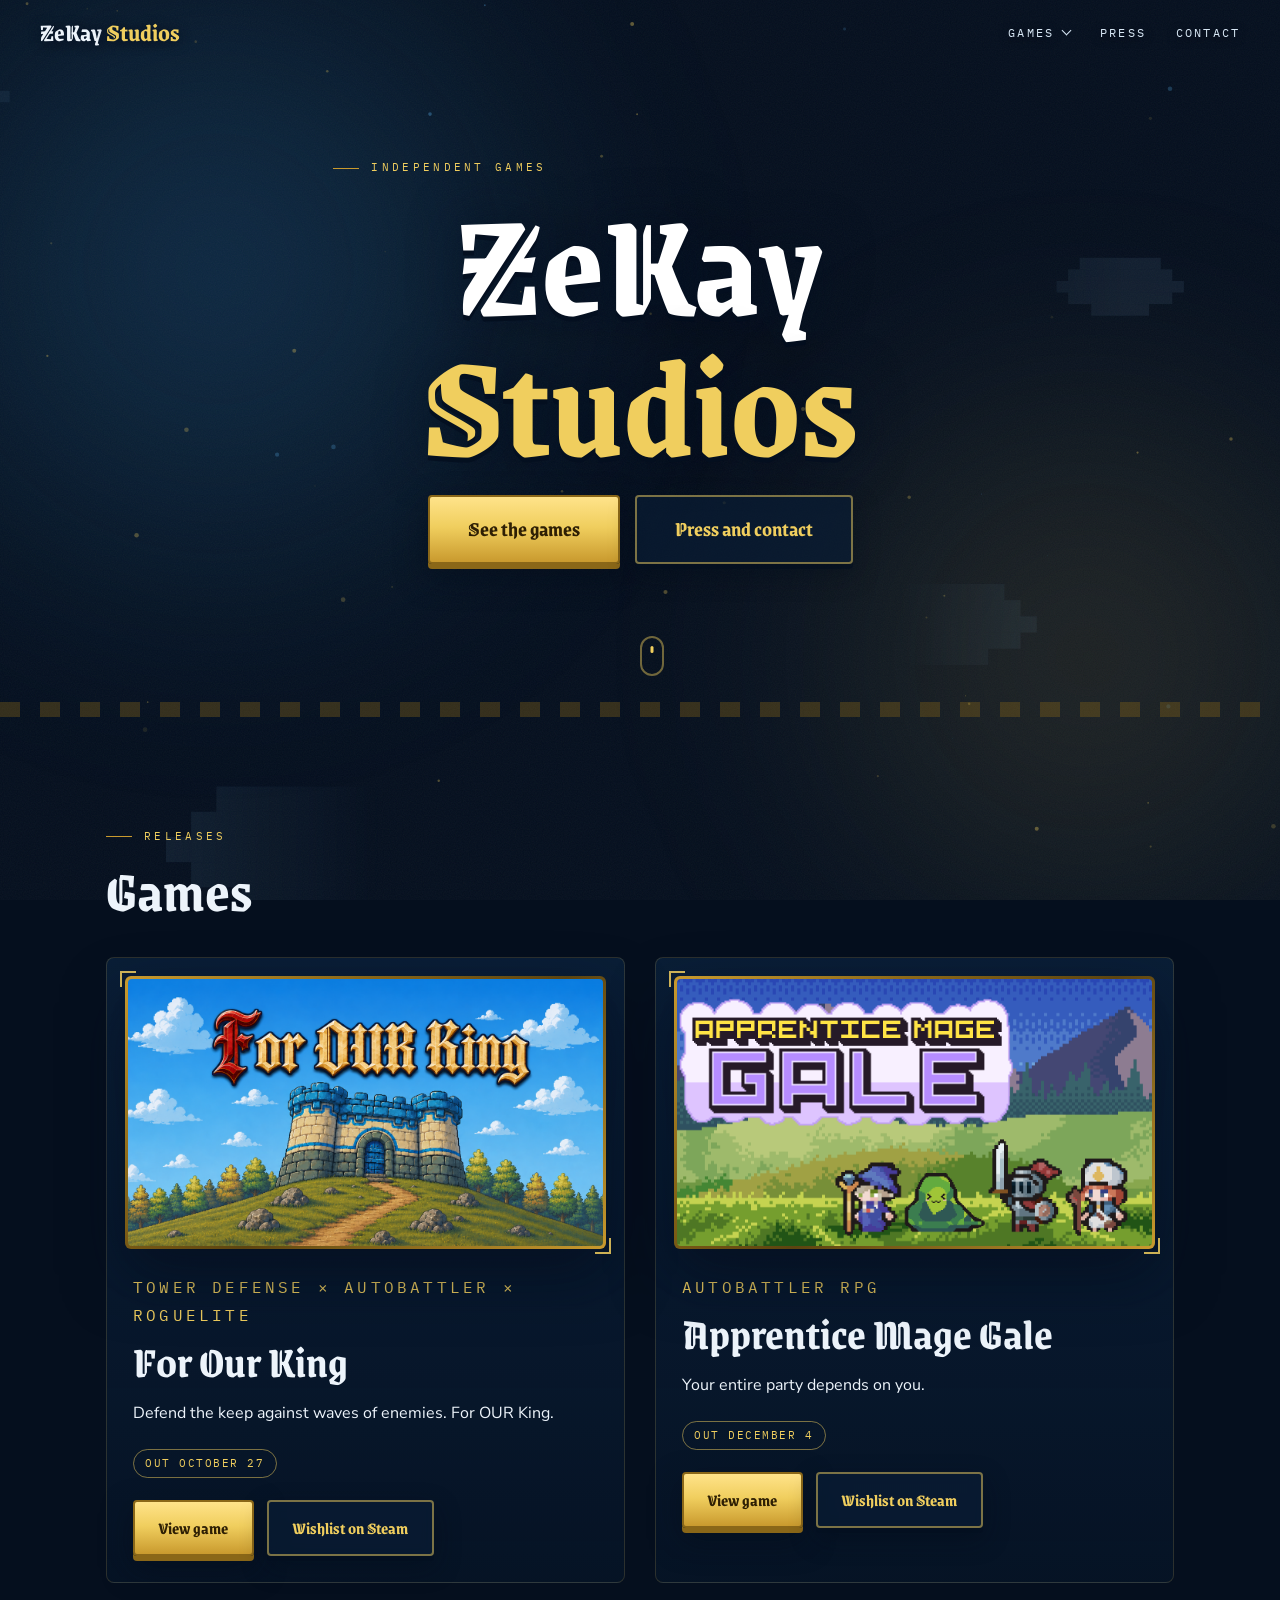
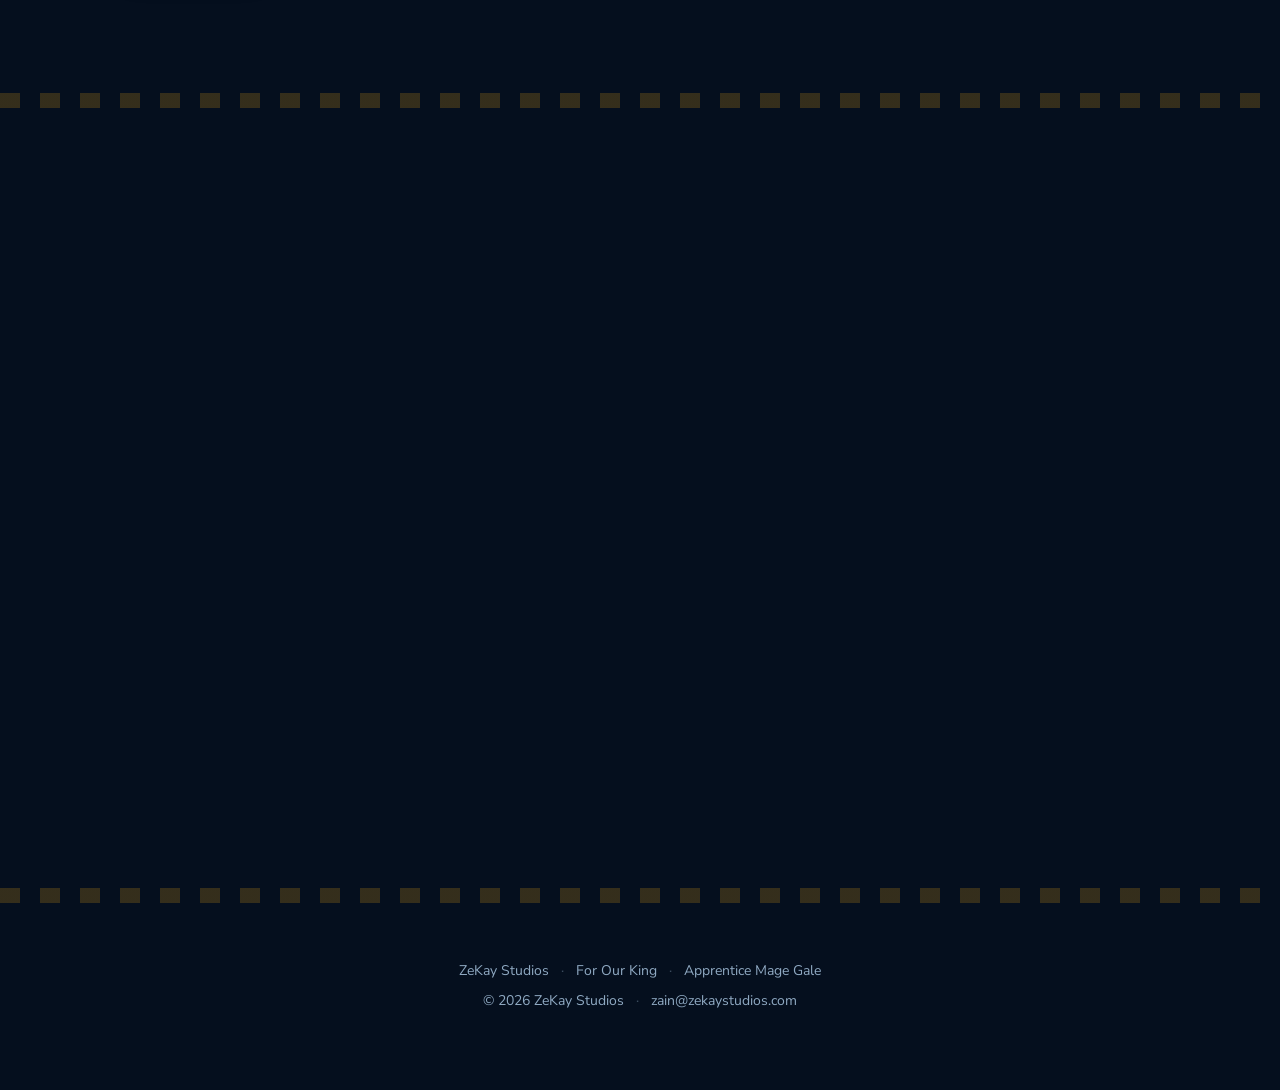
<file: index.html>
<!DOCTYPE html>
<html lang="en">
<head>
<meta charset="utf-8">
<meta name="viewport" content="width=device-width, initial-scale=1">
<title>ZeKay Studios</title>
<meta name="description" content="ZeKay Studios makes For Our King and Apprentice Mage Gale.">
<meta property="og:title" content="ZeKay Studios">
<meta property="og:description" content="For Our King and Apprentice Mage Gale, coming to Steam.">
<meta property="og:image" content="https://zekaystudios.com/assets/Store_Main_Capsule.png">
<meta property="og:url" content="https://zekaystudios.com/">
<meta property="og:type" content="website">
<meta name="theme-color" content="#08192E">
<link rel="icon" href="assets/Shortcut.png">
<link rel="preconnect" href="https://fonts.googleapis.com">
<link rel="preconnect" href="https://fonts.gstatic.com" crossorigin>
<link href="https://fonts.googleapis.com/css2?family=Grenze+Gotisch:wght@500;600;700;800&family=Nunito+Sans:opsz,wght@6..12,400;6..12,600;6..12,700;6..12,900&family=IBM+Plex+Mono:wght@400;500;600&display=swap" rel="stylesheet">
<link rel="stylesheet" href="assets/site.css">
<style>
/* Studio landing only */
.hero.studio{min-height:78svh}
.wordmark{font-size:clamp(64px,12vw,148px);line-height:.95;margin:0 0 22px;color:#fff;
  text-shadow:0 5px 0 rgba(4,16,32,.9),0 0 50px rgba(4,16,32,.8);
  animation:heroDrop 1.1s var(--ease) both}
.wordmark b{color:var(--gold);font-weight:700}
.hero.studio .eyebrow{justify-content:center;animation:up .9s .2s var(--ease) both}
.hero.studio .ph{max-width:520px;margin:0 auto 30px;min-height:0;padding:14px 18px;animation:up .9s .34s var(--ease) both}

.games{display:grid;grid-template-columns:1fr 1fr;gap:30px;margin-top:36px}
.game{display:flex;flex-direction:column;gap:24px;padding:18px 18px 26px;border:1px solid var(--line);border-radius:8px;
  background:linear-gradient(180deg,rgba(12,36,64,.72),rgba(8,25,46,.45))}
.game>.media{display:block}
.game-body{padding:0 8px}
.game-meta{font-family:var(--mono);font-size:11px;letter-spacing:.2em;text-transform:uppercase;color:var(--gold);margin:0 0 10px}
.game h3{font-size:clamp(32px,3.8vw,44px);margin:0 0 14px}
.game-body p{font-size:16px}
.pill{display:inline-block;font-family:var(--mono);font-size:11px;letter-spacing:.14em;text-transform:uppercase;
  padding:4px 11px;border-radius:99px;border:1px solid var(--line);color:var(--dim);margin-bottom:22px}
.pill.live{color:var(--gold);border-color:rgba(240,206,94,.5)}
.note{font-family:var(--mono);font-size:11.5px;color:var(--dim);margin:14px 0 0}

.press-rows{display:grid;grid-template-columns:1fr 1fr;gap:18px;margin:30px 0 34px}
.press-row{border:1px solid var(--line);border-radius:6px;padding:20px 22px;
  background:linear-gradient(180deg,rgba(12,36,64,.7),rgba(8,25,46,.4))}
.press-row h3{font-size:28px;margin-bottom:8px}
.press-row p{font-size:15px;margin-bottom:14px}
.press-row a{font-family:var(--mono);font-size:12.5px}

@media (max-width:900px){
  .games,.press-rows{grid-template-columns:1fr}
}
</style>
</head>
<body>

<div id="veil"></div>
<canvas id="sky"></canvas>
<canvas id="motes"></canvas>
<div id="grain"></div>
<div id="bar"></div>

<div class="rail l" id="railL"><div class="stone"></div><div class="vine"></div><div class="fill"></div></div>
<div class="rail r" id="railR"><div class="stone"></div><div class="vine"></div><div class="fill"></div></div>

<nav class="nav" aria-label="Main">
  <a class="brand" href="./">ZeKay <b>Studios</b></a>
  <div class="nav-links">
    <details class="menu">
      <summary>Games</summary>
      <div class="menu-list">
        <a href="./games/for-our-king/"><img src="./assets/thumbs/fok.jpg" alt=""><span>For Our King<small>Out October 27</small></span></a>
        <a href="./games/apprentice-mage-gale/"><img src="./assets/thumbs/amg.jpg" alt=""><span>Apprentice Mage Gale<small>Coming December 4</small></span></a>
      </div>
    </details>
    <a href="#press">Press</a>
    <a class="wide-only" href="mailto:zain@zekaystudios.com">Contact</a>
  </div>
</nav>

<!-- 1. STUDIO HERO -->
<header class="hero studio">
  <div class="hero-in">
    <p class="eyebrow">Independent games</p>
    <h1 class="wordmark">ZeKay <b>Studios</b></h1>
    <div class="cta">
      <a class="btn pulse" href="#games">See the games</a>
      <a class="btn ghost" href="#press">Press and contact</a>
    </div>
  </div>
  <div class="scroller"></div>
</header>
<div class="crenel"></div>

<!-- 2. GAMES -->
<section id="games">
  <div class="wrap">
    <div class="rise">
      <p class="eyebrow">Releases</p>
      <h2>Games</h2>
    </div>

    <div class="games">
      <article class="game rise">
        <a class="media tilt" href="games/for-our-king/" aria-label="For Our King">
          <span class="corner tl"></span><span class="corner br"></span>
          <div class="inner"><img src="assets/Store_Main_Capsule.png" alt="For Our King key art"></div>
        </a>
        <div class="game-body">
          <p class="game-meta">Tower Defense &times; Autobattler &times; Roguelite</p>
          <h3>For Our King</h3>
          <p>Defend the keep against waves of enemies. For OUR King.</p>
          <span class="pill live">Out October 27</span>
          <div class="btns">
            <a class="btn sm" href="games/for-our-king/">View game</a>
            <a class="btn sm ghost" href="https://store.steampowered.com/app/4993890/">Wishlist on Steam</a>
          </div>
        </div>
      </article>

      <article class="game rise d1">
        <a class="media tilt" href="games/apprentice-mage-gale/" aria-label="Apprentice Mage Gale">
          <span class="corner tl"></span><span class="corner br"></span>
          <div class="inner"><img src="assets/amg/art/AMG_Main_Capsule_1232x706.png" alt="Apprentice Mage Gale key art"></div>
        </a>
        <div class="game-body">
          <p class="game-meta">Autobattler RPG</p>
          <h3>Apprentice Mage Gale</h3>
          <p>Your entire party depends on you.</p>
          <span class="pill live">Out December 4</span>
          <div class="btns">
            <a class="btn sm" href="games/apprentice-mage-gale/">View game</a>
            <a class="btn sm ghost" href="https://store.steampowered.com/app/5153730/">Wishlist on Steam</a>
          </div>
        </div>
      </article>
    </div>
  </div>
</section>

<div class="crenel"></div>

<!-- 4. PRESS -->
<section id="press">
  <div class="wrap rise">
    <p class="eyebrow">Press and creators</p>
    <h2>Press</h2>
    <p>Keys, capsules, trailers and fact sheets for each game live on that game's page.</p>
    <div class="press-rows">
      <div class="press-row">
        <h3>For Our King</h3>
        <p>Review keys available now.</p>
        <a href="games/for-our-king/#press">Press kit and fact sheet</a>
      </div>
      <div class="press-row">
        <h3>Apprentice Mage Gale</h3>
        <p>Art, logos, trailer and 22 screenshots.</p>
        <a href="games/apprentice-mage-gale/#press">Press kit and fact sheet</a>
      </div>
    </div>
    <ul class="facts">
      <li><span class="k">Studio</span><span>ZeKay Studios</span></li>
      <li><span class="k">Contact</span><span><a href="mailto:zain@zekaystudios.com">zain@zekaystudios.com</a></span></li>
    </ul>
    <div class="btns">
      <a class="btn" href="mailto:zain@zekaystudios.com?subject=Key%20request">Request a key</a>
    </div>
  </div>
</section>

<div class="crenel"></div>
<footer>
  <p><a href="./">ZeKay Studios</a> <i>&middot;</i> <a href="./games/for-our-king/">For Our King</a> <i>&middot;</i> <a href="./games/apprentice-mage-gale/">Apprentice Mage Gale</a></p>
  <p>&copy; 2026 ZeKay Studios <i>&middot;</i> <a href="mailto:zain@zekaystudios.com">zain@zekaystudios.com</a></p>
</footer>

<script src="assets/site.js"></script>
</body>
</html>
</file>
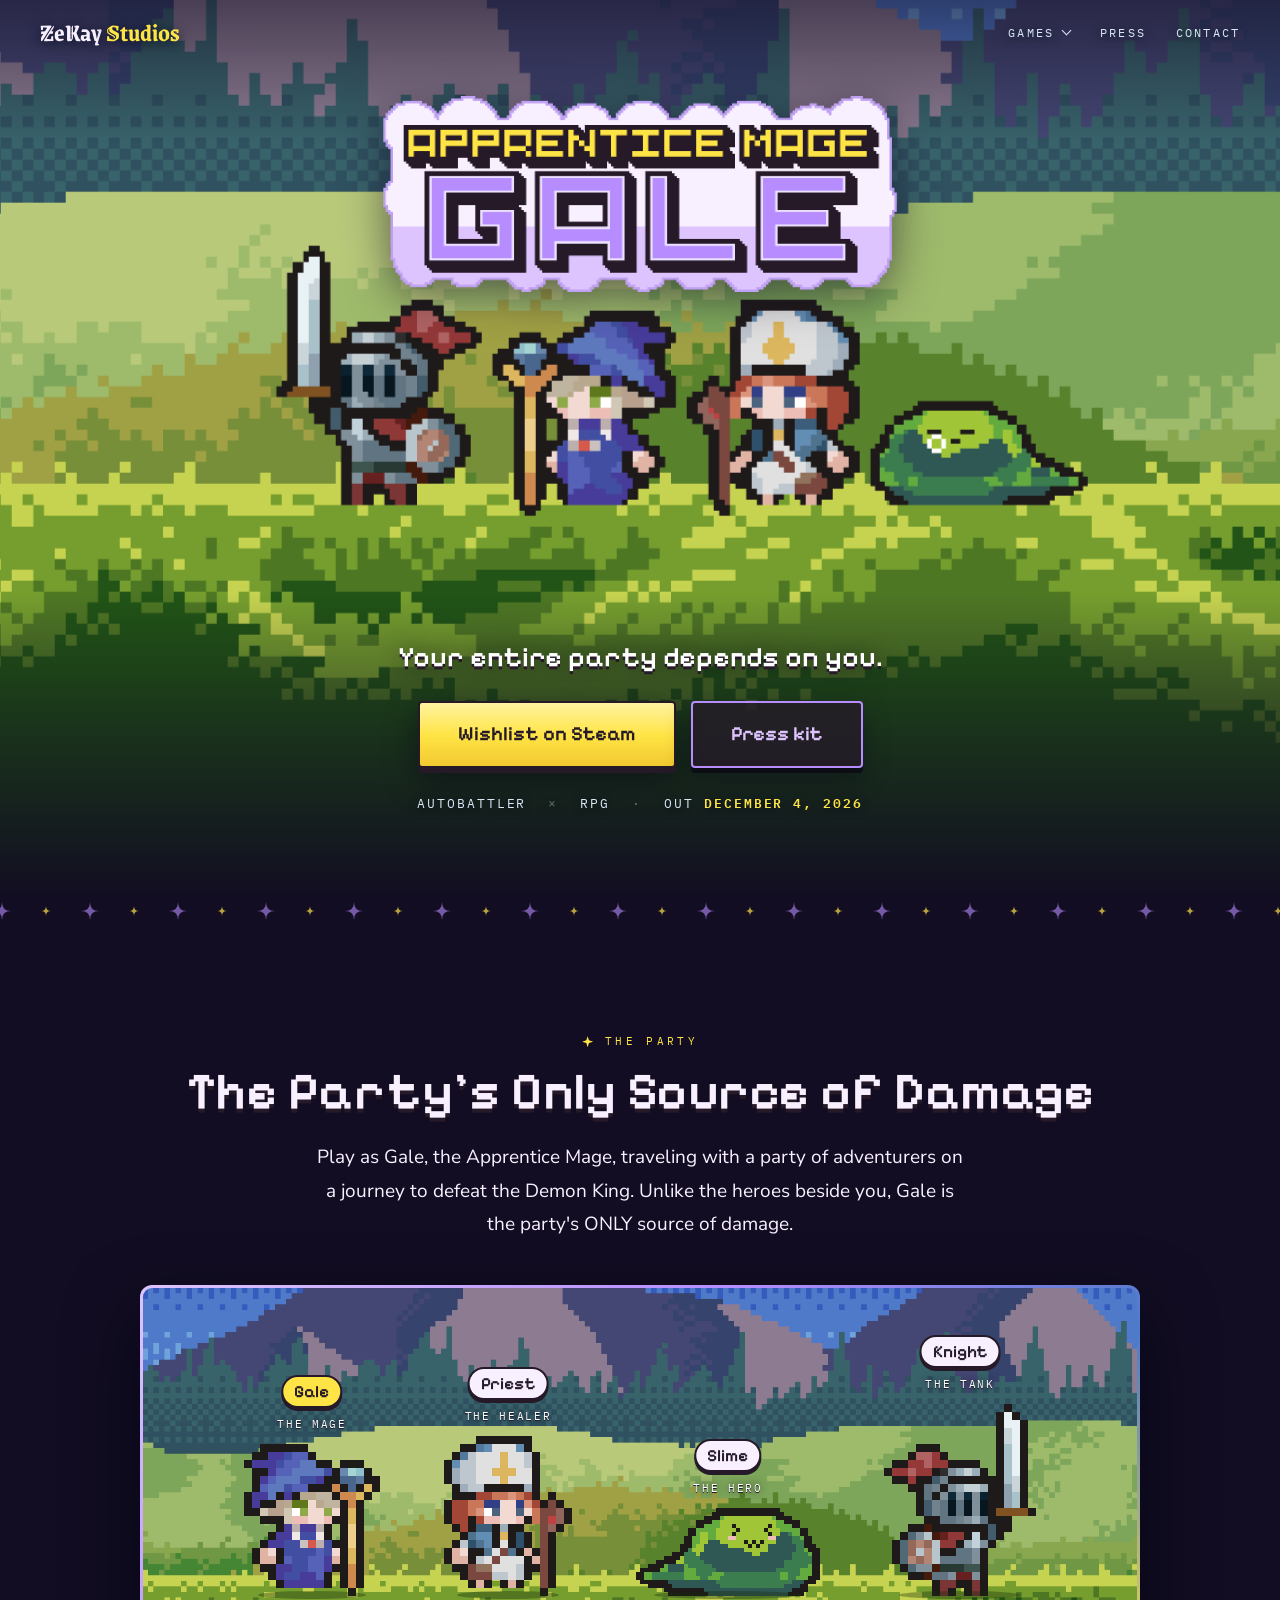
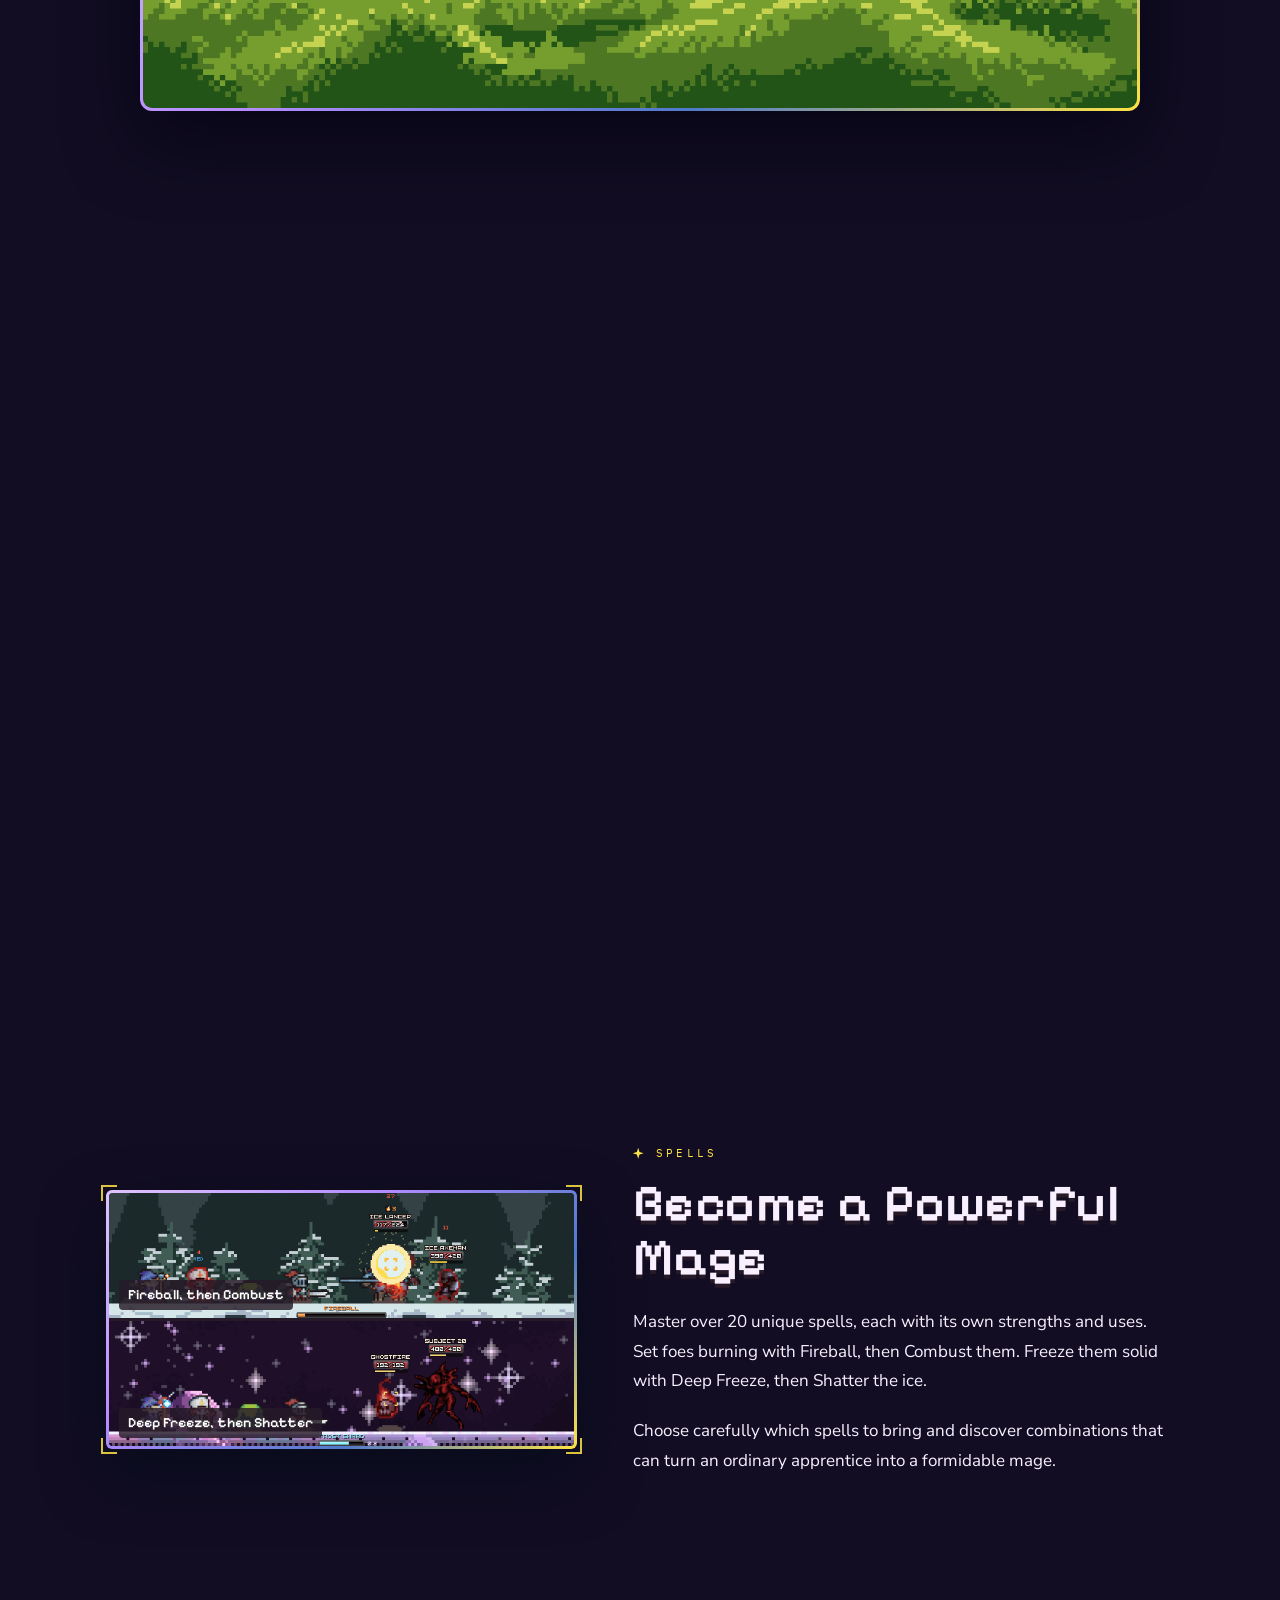
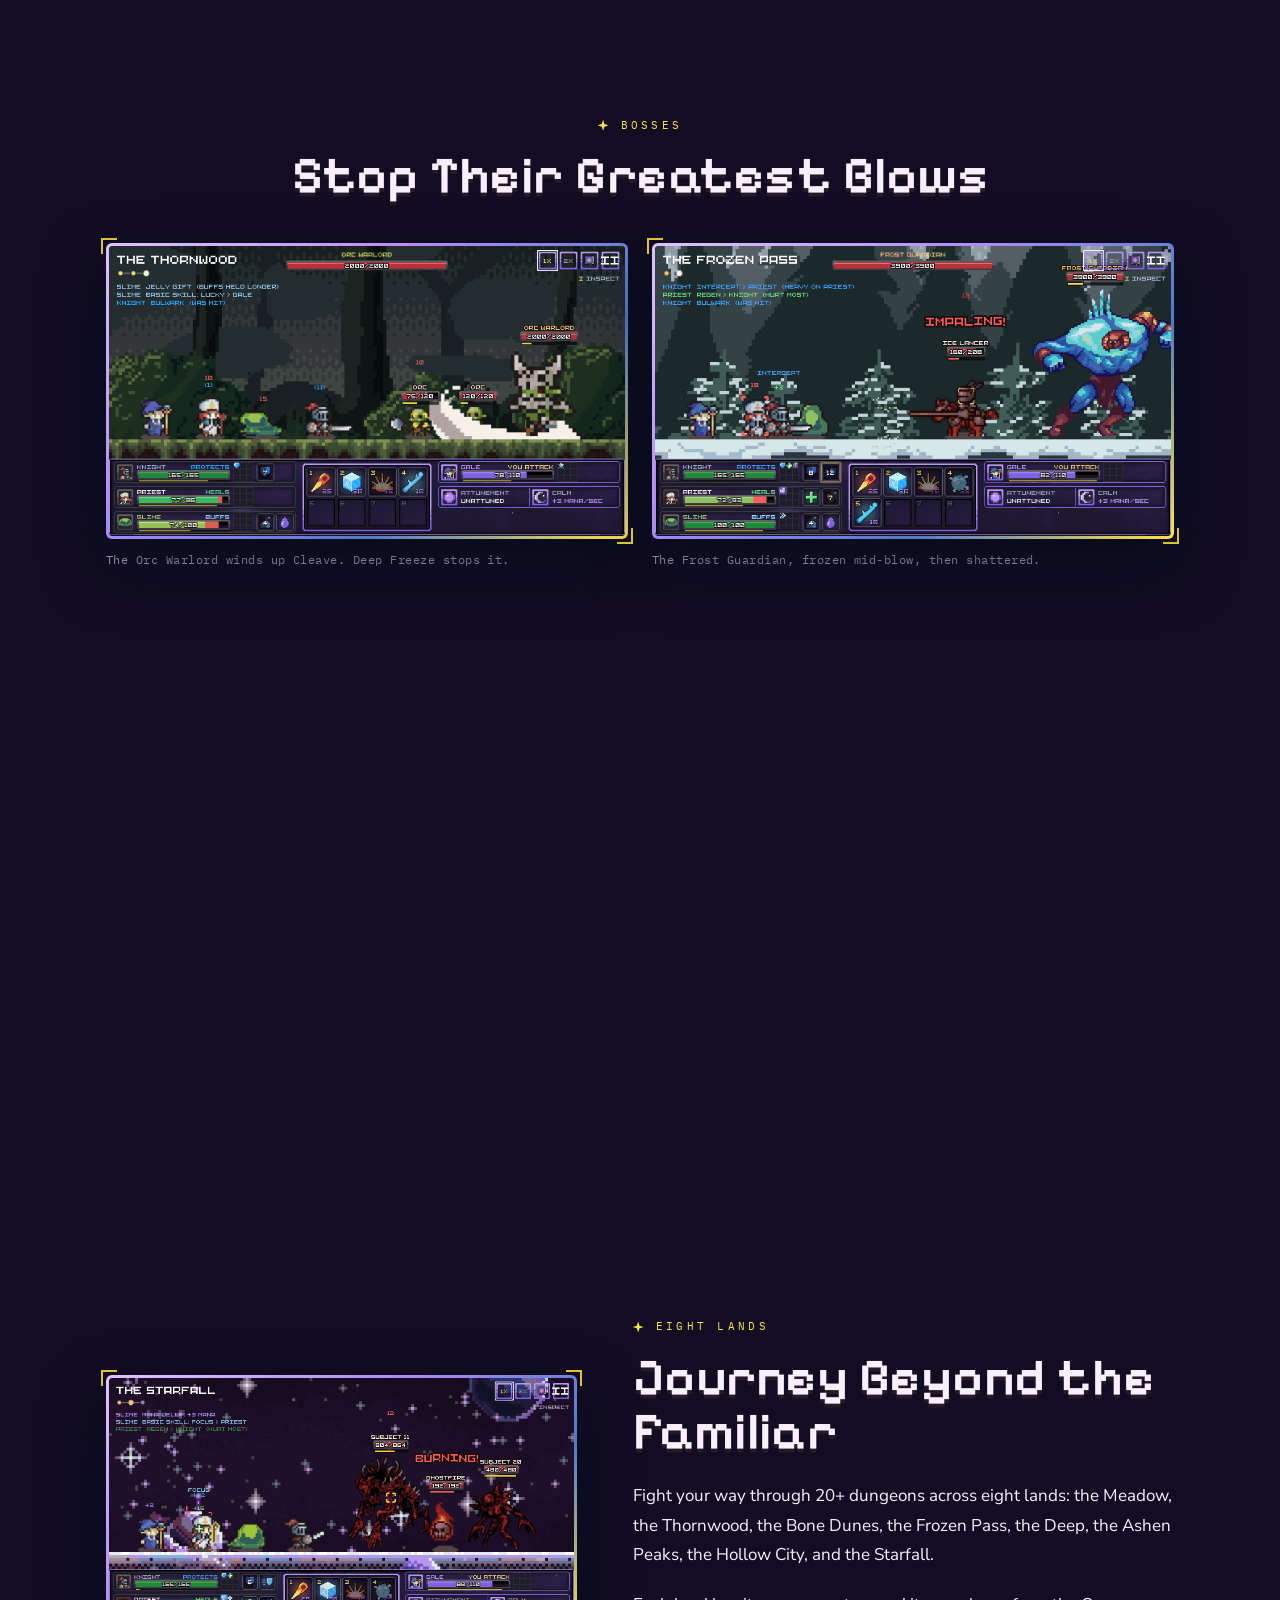
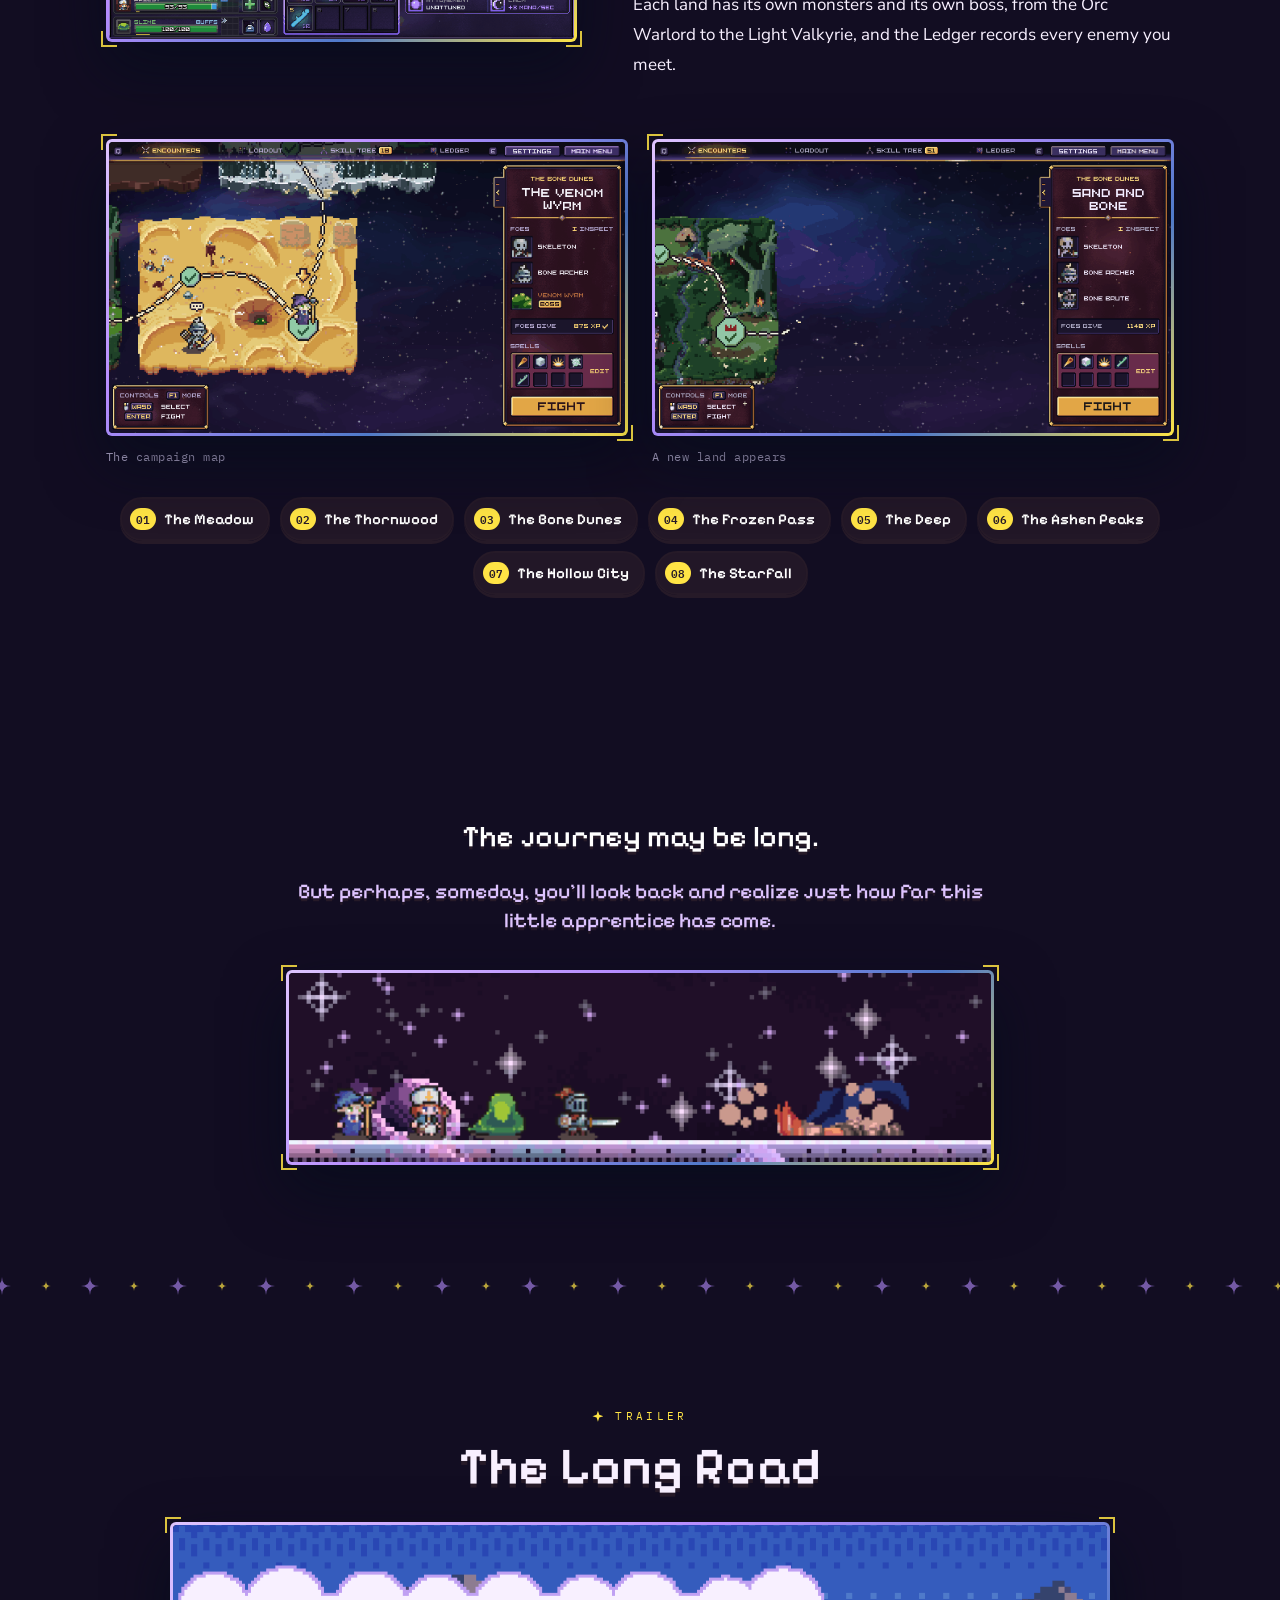
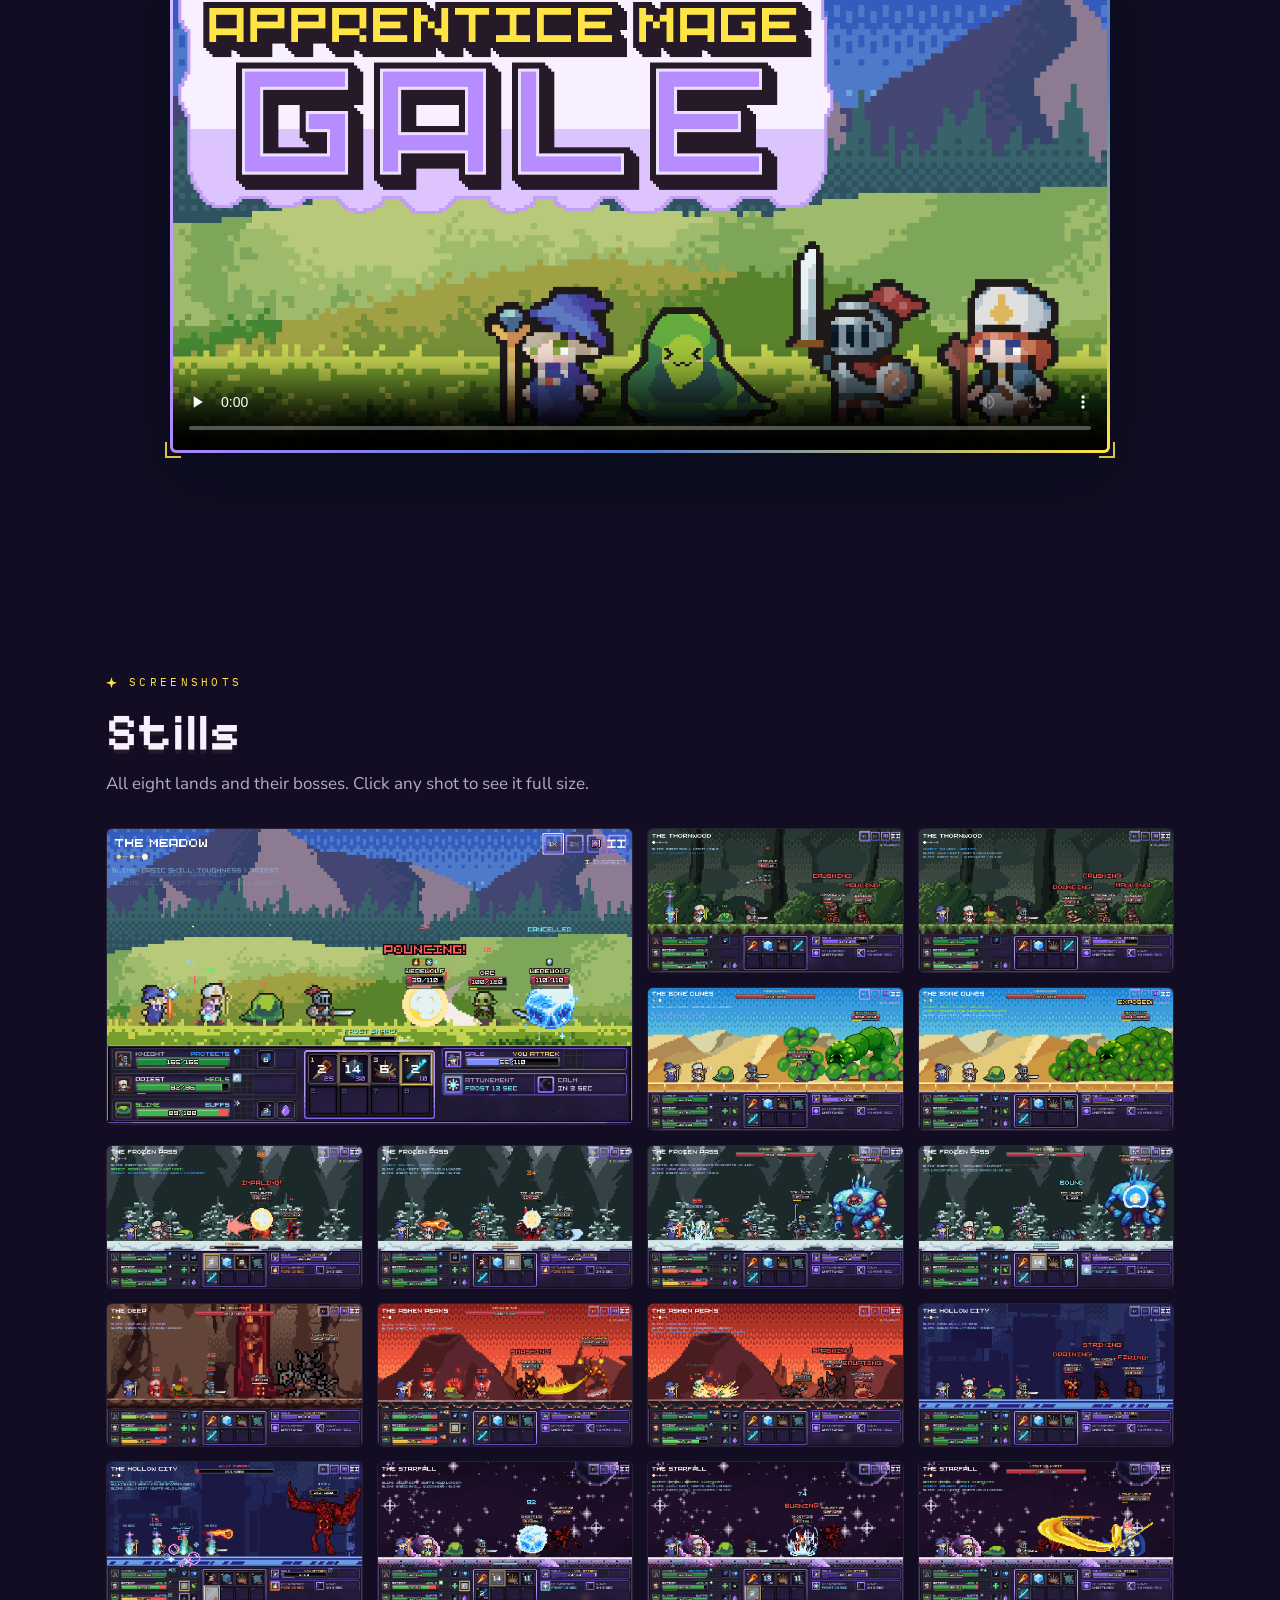
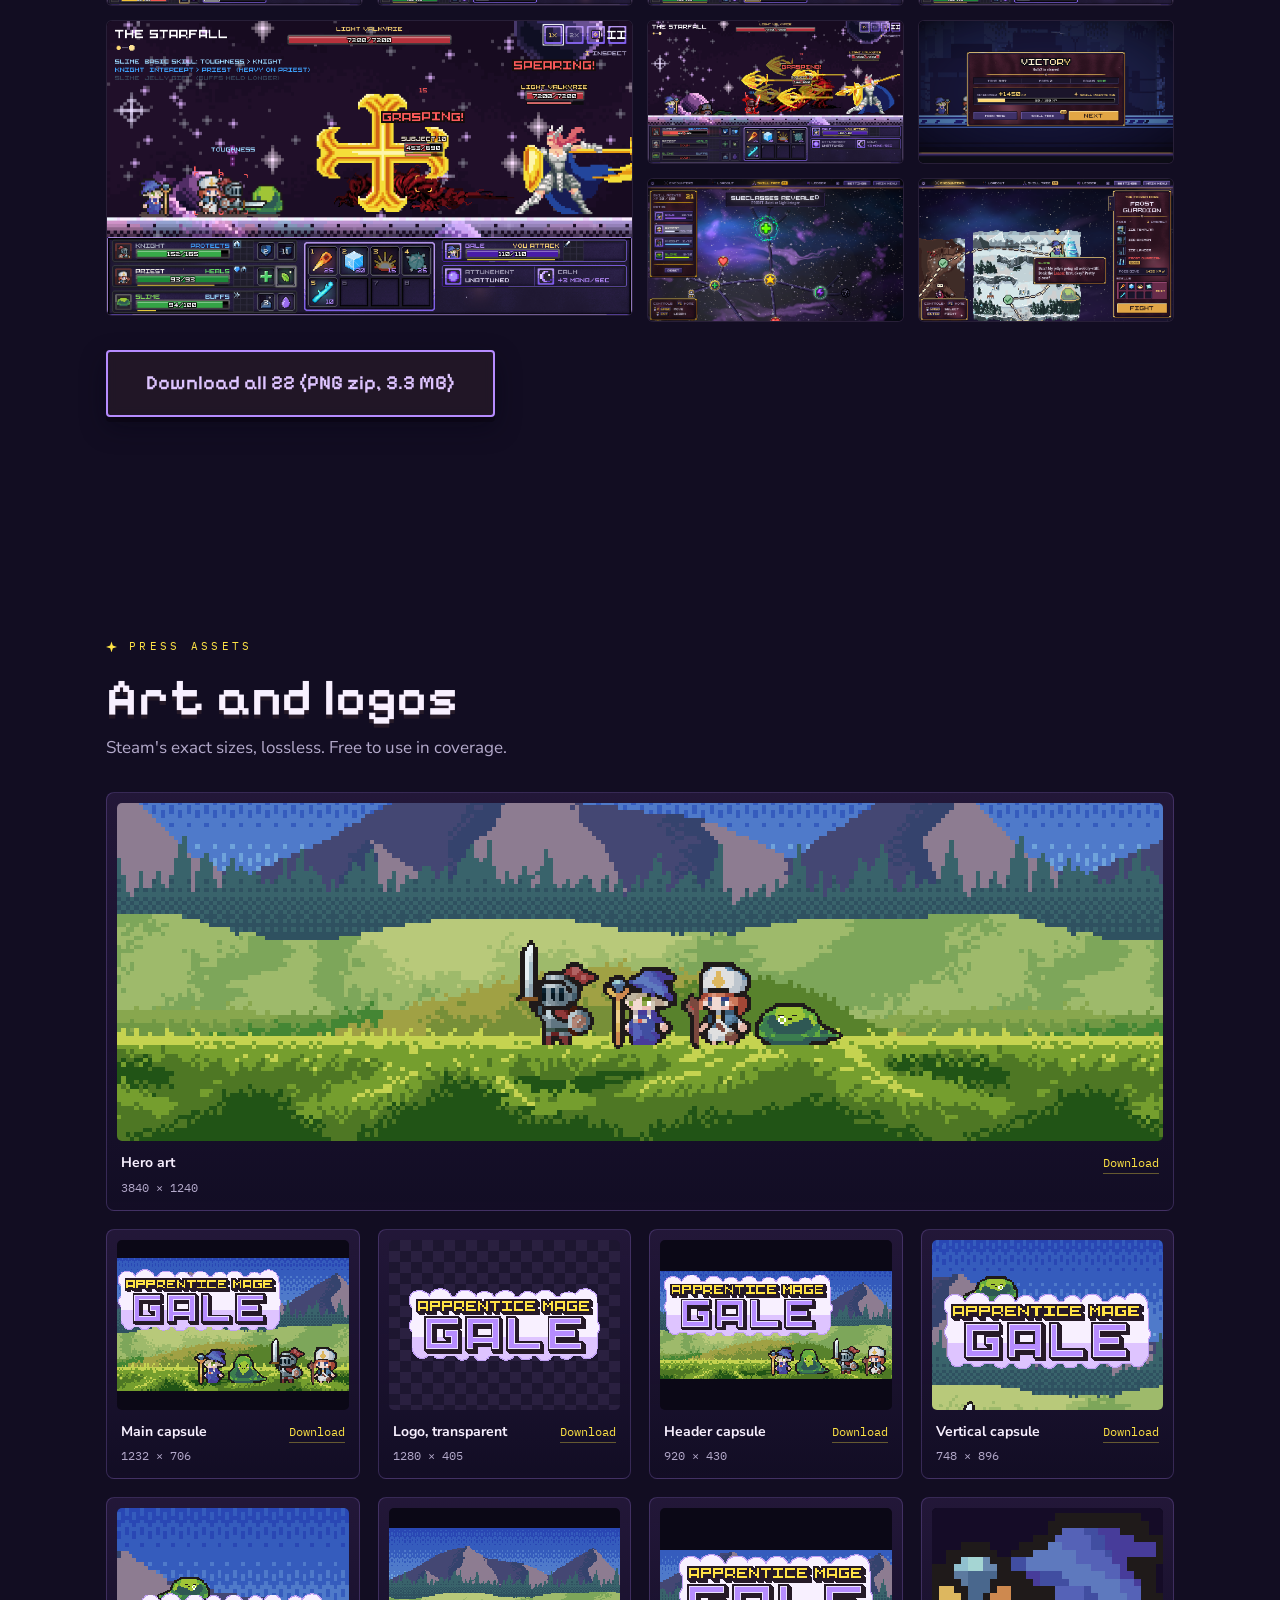
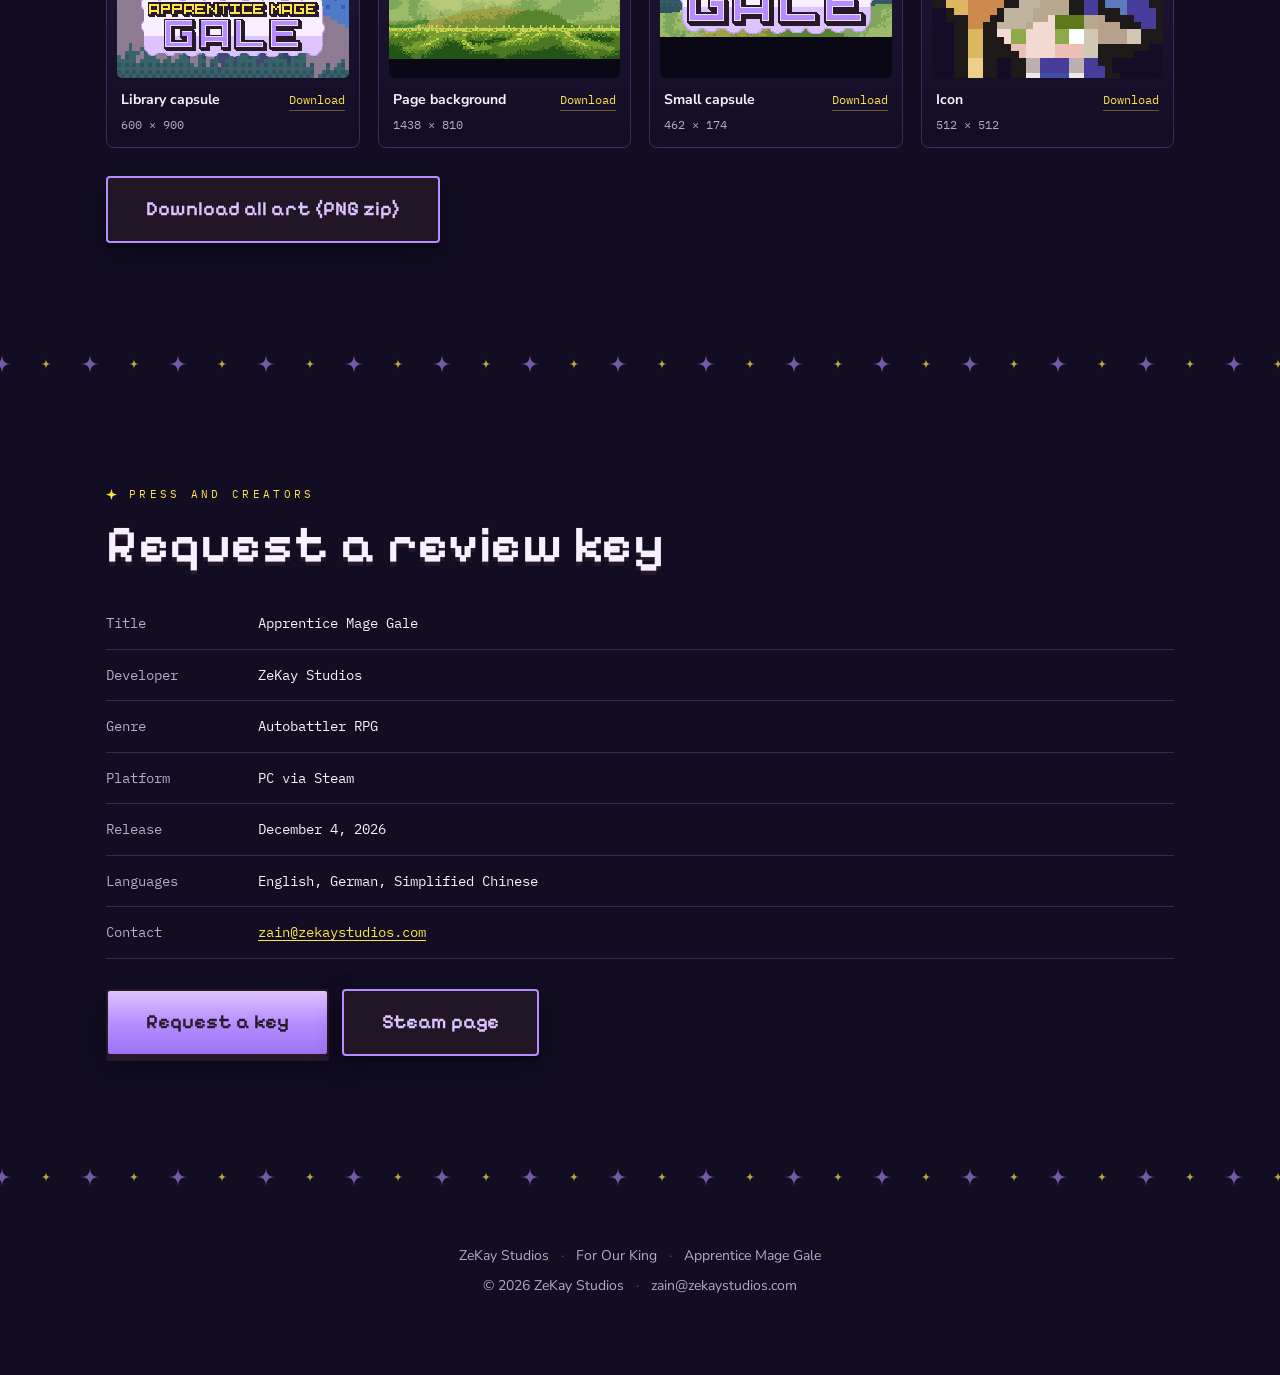
<file: games/apprentice-mage-gale/index.html>
<!DOCTYPE html>
<html lang="en">
<head>
<meta charset="utf-8">
<meta name="viewport" content="width=device-width, initial-scale=1">
<title>Apprentice Mage Gale | ZeKay Studios</title>
<meta name="description" content="Apprentice Mage Gale is an Autobattler RPG where your entire party depends on you. Master 20+ spells, build your mage through 300+ skill nodes, and fight across eight lands. Coming to Steam December 4, 2026.">
<meta property="og:title" content="Apprentice Mage Gale">
<meta property="og:description" content="An Autobattler RPG where your entire party depends on you. Coming to Steam December 4, 2026.">
<meta property="og:image" content="https://zekaystudios.com/assets/amg/art/AMG_Main_Capsule_1232x706.png">
<meta property="og:url" content="https://zekaystudios.com/games/apprentice-mage-gale/">
<meta property="og:type" content="website">
<meta name="theme-color" content="#120D22">
<link rel="icon" href="../../assets/amg/art/AMG_Icon_184x184.png">
<link rel="preconnect" href="https://fonts.googleapis.com">
<link rel="preconnect" href="https://fonts.gstatic.com" crossorigin>
<link href="https://fonts.googleapis.com/css2?family=Grenze+Gotisch:wght@700&family=Pixelify+Sans:wght@400;500;600;700&family=Nunito+Sans:opsz,wght@6..12,400;6..12,600;6..12,700;6..12,900&family=IBM+Plex+Mono:wght@400;500;600&display=swap" rel="stylesheet">
<link rel="stylesheet" href="../../assets/site.css">
<style>
/* =====================================================================
   Apprentice Mage Gale only. Colors come straight from the game's logo:
   plum outline #261A28, lavender #B68CFF, yellow #FFE445, cloud #F8F0FF.
   ===================================================================== */
:root{
  --abyss:#120D22;
  --plum:#261A28;
  --gold:#FFE445; --gold-2:#E8C02A; --gold-3:#7A5B0C;
  --violet:#B68CFF; --violet-2:#8F62F2; --violet-3:#261A28; --lav:#DEC4FF;
  --azure:#4F7ACA; --meadow:#4E7724;
  --text:#F8F0FF; --dim:#B4AACB;
  --line:rgba(182,140,255,.22);
  --disp:"Pixelify Sans","Nunito Sans",system-ui,sans-serif;
}
.pixel{image-rendering:pixelated;image-rendering:crisp-edges}

/* backdrop */
#veil::before{background:radial-gradient(circle,rgba(79,122,202,.22),transparent 68%)}
#veil::after{background:radial-gradient(circle,rgba(182,140,255,.18),transparent 68%)}
#motes{opacity:.85}
#bar{background:linear-gradient(90deg,var(--violet-2),var(--gold),#FFF8CC);box-shadow:0 0 14px rgba(255,228,69,.55)}
.rail .stone{background:
    repeating-linear-gradient(0deg,rgba(182,140,255,.12) 0 2px,transparent 2px 46px),
    linear-gradient(180deg,rgba(38,26,40,.6),rgba(18,13,34,.2));
  border-color:rgba(182,140,255,.18)}
.rail .vine{background:linear-gradient(180deg,transparent,rgba(182,140,255,.3) 8%,rgba(182,140,255,.3) 92%,transparent)}
.rail .fill{background:linear-gradient(180deg,var(--violet-2),var(--gold));box-shadow:0 0 12px rgba(255,228,69,.45)}
.node{border-color:rgba(182,140,255,.45)}
.node::after{border-color:rgba(182,140,255,.25)}
.node.lit{background:var(--gold);border-color:var(--gold);box-shadow:0 0 18px rgba(255,228,69,.7)}

/* type: pixel headings with the logo's plum drop */
h2{font-weight:600;font-size:clamp(32px,4.8vw,52px);letter-spacing:.01em;text-shadow:0 4px 0 var(--plum)}
h3{font-family:var(--disp);font-weight:600}
.eyebrow::before{width:11px;height:11px;background:var(--gold);
  clip-path:polygon(50% 0,62% 38%,100% 50%,62% 62%,50% 100%,38% 62%,0 50%,38% 38%)}
.center{text-align:center}
.center .eyebrow{justify-content:center}
.center p{margin-left:auto;margin-right:auto}

/* buttons: lavender with the plum outline, like the GALE letters */
.btn{font-weight:600;font-size:20px;color:var(--plum);border:2px solid var(--plum);
  background:linear-gradient(180deg,var(--lav),var(--violet) 52%,#9C74F5);
  box-shadow:0 5px 0 var(--plum),0 12px 30px rgba(6,4,20,.5)}
.btn:hover{box-shadow:0 8px 0 var(--plum),0 18px 38px rgba(6,4,20,.6)}
.btn:active{box-shadow:0 2px 0 var(--plum)}
.btn.ghost{background:rgba(38,26,40,.78);color:var(--lav);border-color:var(--violet);
  box-shadow:0 5px 0 rgba(10,6,20,.7),0 10px 26px rgba(6,4,20,.4)}
.btn.ghost:hover{background:rgba(58,38,70,.9)}
.btn.gold{background:linear-gradient(180deg,#FFF3A0,var(--gold) 52%,#F2C931)}
.pulse{animation:up .9s .52s var(--ease) both,glowv 2.8s 1.6s ease-in-out infinite}
@keyframes glowv{0%,100%{box-shadow:0 5px 0 var(--plum),0 12px 30px rgba(6,4,20,.5)}
  50%{box-shadow:0 5px 0 var(--plum),0 12px 46px rgba(255,228,69,.45)}}

/* frames */
.media{background:linear-gradient(140deg,var(--lav),var(--violet) 35%,var(--azure) 70%,var(--gold))}
.media .inner{background:#0B0816}
.corner{border-color:var(--gold)}
.crenel{height:22px;opacity:1;background:url("data:image/svg+xml,%3Csvg xmlns='http://www.w3.org/2000/svg' width='88' height='22' viewBox='0 0 88 22'%3E%3Cpath fill='%23B68CFF' fill-opacity='0.6' d='M22 2Q22 11 31 11Q22 11 22 20Q22 11 13 11Q22 11 22 2Z'/%3E%3Cpath fill='%23FFE445' fill-opacity='0.7' d='M66 6Q66 11 71 11Q66 11 66 16Q66 11 61 11Q66 11 66 6Z'/%3E%3C/svg%3E") center/88px 22px repeat-x}

/* ---------- hero: the Library Hero with the logo over the sky ---------- */
.hero.amg{display:flex;flex-direction:column;justify-content:space-between;align-items:center;
  place-items:normal;padding:96px 20px 64px;gap:20px}
.hero.amg .hero-art{background-color:#215416;background-size:max(100%,2400px) auto;background-position:55% 0}
.hero.amg .hero-fade{background:
  linear-gradient(to bottom,rgba(18,13,34,.55) 0,transparent 16%,transparent 66%,rgba(18,13,34,.55) 84%,var(--abyss) 100%)}
.hero.amg .hero-in{max-width:none}
.hero.amg .logo{width:min(620px,88vw);margin:0 auto 8px;filter:drop-shadow(0 10px 22px rgba(18,13,34,.55))}
.nw{white-space:nowrap}
.hero.amg .tag{font-family:var(--disp);font-weight:600;font-size:clamp(20px,2.6vw,28px);max-width:none;margin:0 auto 26px;
  color:#fff;text-shadow:0 3px 0 var(--plum),0 0 24px rgba(18,13,34,.8)}
.hero-low{position:relative;z-index:2;width:100%;text-align:center}
.hero-low .meta{max-width:none;margin-left:auto;margin-right:auto}
.hero.amg .meta{margin-top:24px}

/* ---------- the party, standing on the Meadow ---------- */
.stage{margin:44px auto 0;max-width:1000px;border-radius:12px;padding:3px;
  background:linear-gradient(140deg,var(--lav),var(--violet) 40%,var(--azure) 70%,var(--gold));
  box-shadow:0 30px 70px rgba(4,2,16,.6)}
.stage-in{position:relative;border-radius:9px;overflow:hidden;height:clamp(300px,36vw,420px);
  background:#2947B4 url("../../assets/amg/art/AMG_Page_Background_1438x810.png") center bottom/cover no-repeat;
  display:flex;align-items:flex-end;justify-content:center;gap:clamp(18px,5vw,64px);
  padding:0 16px 11%;--k:8}
.mem{position:relative;display:flex;flex-direction:column;align-items:center;
  animation:hop 3.4s ease-in-out infinite;animation-delay:calc(var(--i) * -0.85s)}
.mem img{width:calc(var(--w) * var(--k) * 1px);height:auto;display:block}
.mem::after{content:"";width:80%;height:8px;margin-top:-5px;border-radius:50%;background:rgba(20,40,10,.35)}
@keyframes hop{0%,100%{translate:0 0}50%{translate:0 -6px}}
.name{position:absolute;bottom:calc(100% + 10px);left:50%;transform:translateX(-50%);text-align:center;white-space:nowrap}
.name b{display:inline-block;font-family:var(--disp);font-weight:600;font-size:clamp(13px,1.5vw,17px);line-height:1;
  padding:6px 11px;border-radius:99px;color:var(--plum);background:#F8F0FF;border:2px solid var(--plum);box-shadow:0 3px 0 var(--plum)}
.name i{display:block;margin-top:7px;font-style:normal;font-family:var(--mono);font-size:10.5px;letter-spacing:.16em;
  text-transform:uppercase;color:#fff;text-shadow:0 1px 0 var(--plum),0 0 8px rgba(18,13,34,.9)}
.mem.you .name b{background:var(--gold)}

/* ---------- GIFs ---------- */
.duo{display:grid;gap:3px;aspect-ratio:auto!important;background:var(--plum)!important}
.duo figure{margin:0;position:relative}
.duo img{aspect-ratio:640/172;height:auto!important}
.duo figcaption{position:absolute;left:10px;bottom:8px;font-family:var(--disp);font-weight:600;font-size:14px;
  color:#fff;padding:3px 9px;border-radius:4px;background:rgba(38,26,40,.82)}
.pair{display:grid;grid-template-columns:1fr 1fr;gap:24px;margin-top:40px}
.pair figure{margin:0}
.pair figcaption{margin-top:10px;font-family:var(--mono);font-size:12px;letter-spacing:.04em;color:var(--dim)}

/* ---------- eight lands ---------- */
.chips{display:flex;flex-wrap:wrap;gap:10px;justify-content:center;margin-top:30px}
.chip{display:inline-flex;align-items:center;gap:8px;padding:7px 14px 7px 8px;border-radius:99px;
  font-family:var(--disp);font-weight:600;font-size:15px;color:#fff;background:rgba(38,26,40,.85);
  border:2px solid var(--plum);box-shadow:0 3px 0 var(--plum)}
.chip i{font-style:normal;font-family:var(--mono);font-size:10.5px;color:var(--plum);background:var(--gold);
  border-radius:99px;padding:2px 6px}

/* ---------- closing ---------- */
.closing{max-width:760px;margin:0 auto;text-align:center}
.closing p{font-family:var(--disp);font-weight:500;font-size:clamp(22px,2.8vw,30px);line-height:1.4;max-width:none;
  color:#fff;text-shadow:0 3px 0 var(--plum)}
.closing p.small{font-size:clamp(17px,2vw,21px);color:var(--lav)}
.closing .media{margin-top:34px}
.closing .media .inner{aspect-ratio:1280/344}

/* ---------- press assets ---------- */
.assets{display:grid;grid-template-columns:repeat(auto-fill,minmax(230px,1fr));gap:18px;margin-top:30px}
.asset{margin:0;border:1px solid var(--line);border-radius:8px;padding:10px 10px 12px;
  background:linear-gradient(180deg,rgba(46,30,72,.6),rgba(20,14,40,.5));transition:transform .3s var(--ease),border-color .3s}
.asset:hover{transform:translateY(-4px);border-color:rgba(182,140,255,.55)}
.asset.wide{grid-column:1/-1}
.asset .thumb{height:170px;border-radius:5px;display:grid;place-items:center;overflow:hidden;background:#0B0816}
.asset.wide .thumb{height:auto;aspect-ratio:3840/1240}
.asset .thumb.checker{background:repeating-conic-gradient(#2A2040 0 25%,#1D1630 0 50%) 0 0/22px 22px}
.asset .thumb img{max-width:100%;max-height:100%;object-fit:contain}
.asset.wide .thumb img{width:100%;height:100%;object-fit:cover}
.asset figcaption{display:flex;justify-content:space-between;align-items:baseline;gap:10px;flex-wrap:wrap;
  margin-top:10px;padding:0 4px;font-family:var(--mono);font-size:11.5px;color:var(--dim)}
.asset figcaption b{display:block;color:var(--text);font-family:var(--body);font-size:14px;font-weight:700;margin-bottom:2px}
.asset figcaption a{color:var(--gold);text-decoration:none;border-bottom:1px solid rgba(255,228,69,.35);white-space:nowrap}

@media (max-width:640px){
  .hero.amg{padding:84px 16px 46px}
  .hero.amg .hero-art{background-size:auto 46%;background-position:54% 12%}
  .stage-in{--k:4.5;gap:12px;padding-bottom:12%}
  .name i{font-size:9px;letter-spacing:.1em}
  .pair{grid-template-columns:1fr}
  .chip{font-size:13px}
  .assets{grid-template-columns:repeat(2,1fr);gap:12px}
  .asset .thumb{height:120px}
}
@media (max-width:420px){.stage-in{--k:3.6}.hero.amg .tag{font-size:17px}}
</style>
</head>
<body data-motes="stars">

<div id="veil"></div>
<canvas id="sky"></canvas>
<canvas id="motes"></canvas>
<div id="grain"></div>
<div id="bar"></div>

<div class="rail l" id="railL"><div class="stone"></div><div class="vine"></div><div class="fill"></div></div>
<div class="rail r" id="railR"><div class="stone"></div><div class="vine"></div><div class="fill"></div></div>

<nav class="nav" aria-label="Main">
  <a class="brand" href="../../">ZeKay <b>Studios</b></a>
  <div class="nav-links">
    <details class="menu">
      <summary>Games</summary>
      <div class="menu-list">
        <a href="../../games/for-our-king/"><img src="../../assets/thumbs/fok.jpg" alt=""><span>For Our King<small>Out October 27</small></span></a>
        <a href="../../games/apprentice-mage-gale/" aria-current="page"><img src="../../assets/thumbs/amg.jpg" alt=""><span>Apprentice Mage Gale<small>Coming December 4</small></span></a>
      </div>
    </details>
    <a href="#press">Press</a>
    <a class="wide-only" href="mailto:zain@zekaystudios.com">Contact</a>
  </div>
</nav>

<!-- HERO -->
<header class="hero amg">
  <div class="hero-art" id="art" style="background-image:url('../../assets/amg/art/AMG_Library_Hero_3840x1240.png')"></div>
  <div class="hero-fade"></div>
  <div class="hero-in">
    <img class="logo" id="logo" src="../../assets/amg/art/AMG_Library_Logo_1280x405.png" alt="Apprentice Mage Gale">
  </div>
  <div class="hero-low">
    <p class="tag">Your entire party depends on you.</p>
    <div class="cta">
      <a class="btn gold pulse" href="https://store.steampowered.com/app/5153730/">Wishlist on Steam</a>
      <a class="btn ghost" href="#assets">Press kit</a>
    </div>
    <p class="meta">Autobattler <i>&times;</i> RPG <i>&middot;</i> <span class="nw">Out <b>December 4, 2026</b></span></p>
  </div>
</header>
<div class="crenel"></div>

<!-- THE PARTY -->
<section>
  <div class="wrap">
    <div class="rise center">
      <p class="eyebrow">The party</p>
      <h2>The Party's Only Source of Damage</h2>
      <p class="lead">Play as Gale, the Apprentice Mage, traveling with a party of adventurers on a journey to defeat the Demon King. Unlike the heroes beside you, Gale is the party's ONLY source of damage.</p>
    </div>
    <div class="stage rise d1">
      <div class="stage-in">
        <div class="mem you" style="--i:0;--w:17"><span class="name"><b>Gale</b><i>The Mage</i></span><img class="pixel" src="../../assets/amg/sprites/gale.png" alt="Gale"></div>
        <div class="mem" style="--i:1;--w:16"><span class="name"><b>Priest</b><i>The Healer</i></span><img class="pixel" src="../../assets/amg/sprites/priest.png" alt="Priest"></div>
        <div class="mem" style="--i:2;--w:23"><span class="name"><b>Slime</b><i>The Hero</i></span><img class="pixel" src="../../assets/amg/sprites/slime_x2.png" alt="Slime"></div>
        <div class="mem" style="--i:3;--w:19"><span class="name"><b>Knight</b><i>The Tank</i></span><img class="pixel" src="../../assets/amg/sprites/knight.png" alt="Knight"></div>
      </div>
    </div>
    <div class="rise center" style="margin-top:34px">
      <p>Your companions are few yet formidable: Slime the Hero, Priest the Healer, and Knight the Tank. While they can fight, defend, and support you, when it comes time to bring down the enemy, they are counting on you.</p>
    </div>
    <div class="stats rise d1">
      <div class="stat"><span class="n" data-to="20" data-suffix="+">0</span><span class="l">Spells</span></div>
      <div class="stat"><span class="n" data-to="300" data-suffix="+">0</span><span class="l">Skill nodes</span></div>
      <div class="stat"><span class="n" data-to="20" data-suffix="+">0</span><span class="l">Dungeons</span></div>
      <div class="stat"><span class="n" data-to="8">0</span><span class="l">Lands</span></div>
    </div>
  </div>
</section>

<!-- BUILD YOUR TEAM -->
<section>
  <div class="wrap">
    <div class="feature">
      <div class="copy rise">
        <p class="eyebrow">Companions</p>
        <h2>Build Your Team</h2>
        <p>Each of your companions has their own class, roles, and subclasses. Upgrade their skills, enhance their talents, customize their role, and find your own strategy with them.</p>
      </div>
      <div class="media rise d1 tilt">
        <span class="corner tl"></span><span class="corner tr"></span>
        <span class="corner bl"></span><span class="corner br"></span>
        <div class="inner"><img src="../../assets/amg/gifs/06_the_party.gif" alt="The Knight shields, the Slime buffs and the Priest heals" loading="lazy" decoding="async"></div>
      </div>
    </div>
  </div>
</section>

<!-- BECOME A POWERFUL MAGE -->
<section>
  <div class="wrap">
    <div class="feature flip">
      <div class="copy rise">
        <p class="eyebrow">Spells</p>
        <h2>Become a Powerful Mage</h2>
        <p>Master over 20 unique spells, each with its own strengths and uses. Set foes burning with Fireball, then Combust them. Freeze them solid with Deep Freeze, then Shatter the ice.</p>
        <p>Choose carefully which spells to bring and discover combinations that can turn an ordinary apprentice into a formidable mage.</p>
      </div>
      <div class="media rise d1 tilt">
        <span class="corner tl"></span><span class="corner tr"></span>
        <span class="corner bl"></span><span class="corner br"></span>
        <div class="inner duo">
          <figure><img src="../../assets/amg/gifs/01_fire_spells_banner.gif" alt="Fireball, then Combust" loading="lazy" decoding="async"><figcaption>Fireball, then Combust</figcaption></figure>
          <figure><img src="../../assets/amg/gifs/02_frost_spells_banner.gif" alt="Deep Freeze, then Shatter" loading="lazy" decoding="async"><figcaption>Deep Freeze, then Shatter</figcaption></figure>
        </div>
      </div>
    </div>
  </div>
</section>

<!-- STOP THEIR GREATEST BLOWS -->
<section>
  <div class="wrap">
    <div class="rise center">
      <p class="eyebrow">Bosses</p>
      <h2>Stop Their Greatest Blows</h2>
    </div>
    <div class="pair">
      <figure class="rise">
        <div class="media tilt"><span class="corner tl"></span><span class="corner br"></span>
          <div class="inner"><img src="../../assets/amg/gifs/03_freeze_the_blow.gif" alt="The Orc Warlord winds up Cleave and Deep Freeze stops it" loading="lazy" decoding="async"></div></div>
        <figcaption>The Orc Warlord winds up Cleave. Deep Freeze stops it.</figcaption>
      </figure>
      <figure class="rise d1">
        <div class="media tilt"><span class="corner tl"></span><span class="corner br"></span>
          <div class="inner"><img src="../../assets/amg/gifs/04_shatter_the_guardian.gif" alt="The Frost Guardian frozen mid-blow, then shattered" loading="lazy" decoding="async"></div></div>
        <figcaption>The Frost Guardian, frozen mid-blow, then shattered.</figcaption>
      </figure>
    </div>
  </div>
</section>

<!-- BUILD YOUR OWN PATH -->
<section>
  <div class="wrap">
    <div class="feature">
      <div class="copy rise">
        <p class="eyebrow">Skill tree</p>
        <h2>Build Your Own Path</h2>
        <p>Explore a massive skill tree with 300+ nodes. Strengthen Gale, enhance your party, choose subclasses, and shape your build around the spells and strategies you discover.</p>
      </div>
      <div class="media rise d1 tilt">
        <span class="corner tl"></span><span class="corner tr"></span>
        <span class="corner bl"></span><span class="corner br"></span>
        <div class="inner"><img src="../../assets/amg/gifs/05_skill_tree_subclass.gif" alt="A milestone bought and subclasses revealed on the skill tree" loading="lazy" decoding="async"></div>
      </div>
    </div>
  </div>
</section>

<!-- JOURNEY BEYOND THE FAMILIAR -->
<section>
  <div class="wrap">
    <div class="feature flip">
      <div class="copy rise">
        <p class="eyebrow">Eight lands</p>
        <h2>Journey Beyond the Familiar</h2>
        <p>Fight your way through 20+ dungeons across eight lands: the Meadow, the Thornwood, the Bone Dunes, the Frozen Pass, the Deep, the Ashen Peaks, the Hollow City, and the Starfall.</p>
        <p>Each land has its own monsters and its own boss, from the Orc Warlord to the Light Valkyrie, and the Ledger records every enemy you meet.</p>
      </div>
      <div class="media rise d1 tilt">
        <span class="corner tl"></span><span class="corner tr"></span>
        <span class="corner bl"></span><span class="corner br"></span>
        <div class="inner"><img src="../../assets/amg/gifs/07_eight_lands.gif" alt="All eight lands, one after another" loading="lazy" decoding="async"></div>
      </div>
    </div>
    <div class="pair">
      <figure class="rise">
        <div class="media tilt"><span class="corner tl"></span><span class="corner br"></span>
          <div class="inner"><img src="../../assets/amg/gifs/09_campaign_map.gif" alt="The whole campaign map, then a glide to the Venom Wyrm's encounter" loading="lazy" decoding="async"></div></div>
        <figcaption>The campaign map</figcaption>
      </figure>
      <figure class="rise d1">
        <div class="media tilt"><span class="corner tl"></span><span class="corner br"></span>
          <div class="inner"><img src="../../assets/amg/gifs/08_a_land_appears.gif" alt="The Bone Dunes forming on the campaign map" loading="lazy" decoding="async"></div></div>
        <figcaption>A new land appears</figcaption>
      </figure>
    </div>
    <div class="chips rise">
      <span class="chip"><i>01</i>The Meadow</span>
      <span class="chip"><i>02</i>The Thornwood</span>
      <span class="chip"><i>03</i>The Bone Dunes</span>
      <span class="chip"><i>04</i>The Frozen Pass</span>
      <span class="chip"><i>05</i>The Deep</span>
      <span class="chip"><i>06</i>The Ashen Peaks</span>
      <span class="chip"><i>07</i>The Hollow City</span>
      <span class="chip"><i>08</i>The Starfall</span>
    </div>
  </div>
</section>

<!-- CLOSING -->
<section>
  <div class="wrap closing rise">
    <p>The journey may be long.</p>
    <p class="small">But perhaps, someday, you'll look back and realize just how far this little apprentice has come.</p>
    <div class="media">
      <span class="corner tl"></span><span class="corner tr"></span>
      <span class="corner bl"></span><span class="corner br"></span>
      <div class="inner"><img src="../../assets/amg/gifs/10_light_valkyrie_falls_banner.gif" alt="The Light Valkyrie falls" loading="lazy" decoding="async"></div>
    </div>
  </div>
</section>

<div class="crenel"></div>

<!-- TRAILER -->
<section>
  <div class="wrap">
    <div class="rise center">
      <p class="eyebrow">Trailer</p>
      <h2 style="margin-bottom:28px">The Long Road</h2>
    </div>
    <div class="media rise d1" style="max-width:940px;margin:0 auto">
      <span class="corner tl"></span><span class="corner tr"></span>
      <span class="corner bl"></span><span class="corner br"></span>
      <div class="inner">
        <video controls playsinline preload="none" poster="../../assets/amg/art/AMG_Main_Capsule_1232x706.png" src="../../assets/amg/trailer.mp4"></video>
      </div>
    </div>
  </div>
</section>

<!-- SCREENSHOTS -->
<section id="stills">
  <div class="wrap">
    <div class="rise">
      <p class="eyebrow">Screenshots</p>
      <h2 style="margin-bottom:8px">Stills</h2>
      <p class="dim">All eight lands and their bosses. Click any shot to see it full size.</p>
    </div>
    <div class="gallery four rise d1">
      <a class="big" href="../../assets/amg/shots/01_meadow_deep_freeze_stops_a_pounce.png" data-lightbox="amg"><img src="../../assets/amg/shots/01_meadow_deep_freeze_stops_a_pounce.png" alt="The Meadow: Deep Freeze stops a pounce" loading="lazy"></a>
      <a href="../../assets/amg/shots/02_thornwood_werewolf_leaps.png" data-lightbox="amg"><img src="../../assets/amg/shots/02_thornwood_werewolf_leaps.png" alt="The Thornwood: a Werewolf leaps" loading="lazy"></a>
      <a href="../../assets/amg/shots/03_thornwood_three_heavy_attacks.png" data-lightbox="amg"><img src="../../assets/amg/shots/03_thornwood_three_heavy_attacks.png" alt="The Thornwood: three heavy attacks at once" loading="lazy"></a>
      <a href="../../assets/amg/shots/04_bone_dunes_venom_wyrm_erupts.png" data-lightbox="amg"><img src="../../assets/amg/shots/04_bone_dunes_venom_wyrm_erupts.png" alt="The Bone Dunes: the Venom Wyrm erupts" loading="lazy"></a>
      <a href="../../assets/amg/shots/05_bone_dunes_venom_wyrm_exposed.png" data-lightbox="amg"><img src="../../assets/amg/shots/05_bone_dunes_venom_wyrm_exposed.png" alt="The Bone Dunes: the Venom Wyrm exposed" loading="lazy"></a>
      <a href="../../assets/amg/shots/06_frozen_pass_fireball_on_an_impale.png" data-lightbox="amg"><img src="../../assets/amg/shots/06_frozen_pass_fireball_on_an_impale.png" alt="The Frozen Pass: Fireball on an impale" loading="lazy"></a>
      <a href="../../assets/amg/shots/07_frozen_pass_combust.png" data-lightbox="amg"><img src="../../assets/amg/shots/07_frozen_pass_combust.png" alt="The Frozen Pass: Combust" loading="lazy"></a>
      <a href="../../assets/amg/shots/08_frost_guardian_glacial_slam.png" data-lightbox="amg"><img src="../../assets/amg/shots/08_frost_guardian_glacial_slam.png" alt="The Frost Guardian's Glacial Slam" loading="lazy"></a>
      <a href="../../assets/amg/shots/09_frost_guardian_deep_freeze.png" data-lightbox="amg"><img src="../../assets/amg/shots/09_frost_guardian_deep_freeze.png" alt="The Frost Guardian, frozen by Deep Freeze" loading="lazy"></a>
      <a href="../../assets/amg/shots/10_the_deep_fallen_knight_dark_beam.png" data-lightbox="amg"><img src="../../assets/amg/shots/10_the_deep_fallen_knight_dark_beam.png" alt="The Deep: the Fallen Knight's Dark Beam" loading="lazy"></a>
      <a href="../../assets/amg/shots/11_ashen_peaks_flame_golem_smash.png" data-lightbox="amg"><img src="../../assets/amg/shots/11_ashen_peaks_flame_golem_smash.png" alt="The Ashen Peaks: a Flame Golem smash" loading="lazy"></a>
      <a href="../../assets/amg/shots/12_ashen_peaks_lava_fields.png" data-lightbox="amg"><img src="../../assets/amg/shots/12_ashen_peaks_lava_fields.png" alt="The Ashen Peaks: the lava fields" loading="lazy"></a>
      <a href="../../assets/amg/shots/13_hollow_city_three_heavy_attacks.png" data-lightbox="amg"><img src="../../assets/amg/shots/13_hollow_city_three_heavy_attacks.png" alt="The Hollow City: three heavy attacks at once" loading="lazy"></a>
      <a href="../../assets/amg/shots/14_hollow_city_hulkz_enraged.png" data-lightbox="amg"><img src="../../assets/amg/shots/14_hollow_city_hulkz_enraged.png" alt="The Hollow City: HulkZ enraged" loading="lazy"></a>
      <a href="../../assets/amg/shots/15_starfall_deep_freeze.png" data-lightbox="amg"><img src="../../assets/amg/shots/15_starfall_deep_freeze.png" alt="The Starfall: Deep Freeze" loading="lazy"></a>
      <a href="../../assets/amg/shots/16_starfall_shatter.png" data-lightbox="amg"><img src="../../assets/amg/shots/16_starfall_shatter.png" alt="The Starfall: Shatter" loading="lazy"></a>
      <a class="big" href="../../assets/amg/shots/17_starfall_light_valkyrie_spearing.png" data-lightbox="amg"><img src="../../assets/amg/shots/17_starfall_light_valkyrie_spearing.png" alt="The Starfall: the Light Valkyrie spearing" loading="lazy"></a>
      <a href="../../assets/amg/shots/18_starfall_light_valkyrie_slash.png" data-lightbox="amg"><img src="../../assets/amg/shots/18_starfall_light_valkyrie_slash.png" alt="The Starfall: the Light Valkyrie's slash" loading="lazy"></a>
      <a href="../../assets/amg/shots/19_starfall_radiant_spear_wipe.png" data-lightbox="amg"><img src="../../assets/amg/shots/19_starfall_radiant_spear_wipe.png" alt="The Starfall: Radiant Spear" loading="lazy"></a>
      <a href="../../assets/amg/shots/20_victory_results.png" data-lightbox="amg"><img src="../../assets/amg/shots/20_victory_results.png" alt="Victory results" loading="lazy"></a>
      <a href="../../assets/amg/shots/21_skill_tree_subclasses_revealed.png" data-lightbox="amg"><img src="../../assets/amg/shots/21_skill_tree_subclasses_revealed.png" alt="The skill tree: subclasses revealed" loading="lazy"></a>
      <a href="../../assets/amg/shots/22_map_slime_talks.png" data-lightbox="amg"><img src="../../assets/amg/shots/22_map_slime_talks.png" alt="The campaign map: the Slime talks" loading="lazy"></a>
    </div>
    <div class="btns" style="margin-top:28px">
      <a class="btn ghost" href="../../assets/amg/amg_screenshots.zip" download>Download all 22 (PNG zip, 3.3 MB)</a>
    </div>
  </div>
</section>

<!-- ART AND PRESS ASSETS -->
<section id="assets">
  <div class="wrap">
    <div class="rise">
      <p class="eyebrow">Press assets</p>
      <h2 style="margin-bottom:8px">Art and logos</h2>
      <p class="dim">Steam's exact sizes, lossless. Free to use in coverage.</p>
    </div>
    <div class="assets">
      <figure class="asset wide rise">
        <div class="thumb"><img class="pixel" src="../../assets/amg/art/AMG_Library_Hero_3840x1240.png" alt="Hero art" loading="lazy"></div>
        <figcaption><span><b>Hero art</b>3840 &times; 1240</span><a href="../../assets/amg/art/AMG_Library_Hero_3840x1240.png" download>Download</a></figcaption>
      </figure>
      <figure class="asset  rise">
        <div class="thumb"><img class="pixel" src="../../assets/amg/art/AMG_Main_Capsule_1232x706.png" alt="Main capsule" loading="lazy"></div>
        <figcaption><span><b>Main capsule</b>1232 &times; 706</span><a href="../../assets/amg/art/AMG_Main_Capsule_1232x706.png" download>Download</a></figcaption>
      </figure>
      <figure class="asset  rise">
        <div class="thumb checker"><img class="pixel" src="../../assets/amg/art/AMG_Library_Logo_1280x405.png" alt="Logo, transparent" loading="lazy"></div>
        <figcaption><span><b>Logo, transparent</b>1280 &times; 405</span><a href="../../assets/amg/art/AMG_Library_Logo_1280x405.png" download>Download</a></figcaption>
      </figure>
      <figure class="asset  rise">
        <div class="thumb"><img class="pixel" src="../../assets/amg/art/AMG_Header_Capsule_920x430.png" alt="Header capsule" loading="lazy"></div>
        <figcaption><span><b>Header capsule</b>920 &times; 430</span><a href="../../assets/amg/art/AMG_Header_Capsule_920x430.png" download>Download</a></figcaption>
      </figure>
      <figure class="asset  rise">
        <div class="thumb"><img class="pixel" src="../../assets/amg/art/AMG_Vertical_Capsule_748x896.png" alt="Vertical capsule" loading="lazy"></div>
        <figcaption><span><b>Vertical capsule</b>748 &times; 896</span><a href="../../assets/amg/art/AMG_Vertical_Capsule_748x896.png" download>Download</a></figcaption>
      </figure>
      <figure class="asset  rise">
        <div class="thumb"><img class="pixel" src="../../assets/amg/art/AMG_Library_Capsule_600x900.png" alt="Library capsule" loading="lazy"></div>
        <figcaption><span><b>Library capsule</b>600 &times; 900</span><a href="../../assets/amg/art/AMG_Library_Capsule_600x900.png" download>Download</a></figcaption>
      </figure>
      <figure class="asset  rise">
        <div class="thumb"><img class="pixel" src="../../assets/amg/art/AMG_Page_Background_1438x810.png" alt="Page background" loading="lazy"></div>
        <figcaption><span><b>Page background</b>1438 &times; 810</span><a href="../../assets/amg/art/AMG_Page_Background_1438x810.png" download>Download</a></figcaption>
      </figure>
      <figure class="asset  rise">
        <div class="thumb"><img class="pixel" src="../../assets/amg/art/AMG_Small_Capsule_462x174.png" alt="Small capsule" loading="lazy"></div>
        <figcaption><span><b>Small capsule</b>462 &times; 174</span><a href="../../assets/amg/art/AMG_Small_Capsule_462x174.png" download>Download</a></figcaption>
      </figure>
      <figure class="asset  rise">
        <div class="thumb"><img class="pixel" src="../../assets/amg/art/AMG_Icon_512x512.png" alt="Icon" loading="lazy"></div>
        <figcaption><span><b>Icon</b>512 &times; 512</span><a href="../../assets/amg/art/AMG_Icon_512x512.png" download>Download</a></figcaption>
      </figure>
    </div>
    <div class="btns" style="margin-top:28px">
      <a class="btn ghost" href="../../assets/amg/amg_art.zip" download>Download all art (PNG zip)</a>
    </div>
  </div>
</section>

<div class="crenel"></div>

<!-- PRESS -->
<section id="press">
  <div class="wrap rise">
    <p class="eyebrow">Press and creators</p>
    <h2>Request a review key</h2>
    <ul class="facts" style="margin-top:26px">
      <li><span class="k">Title</span><span>Apprentice Mage Gale</span></li>
      <li><span class="k">Developer</span><span>ZeKay Studios</span></li>
      <li><span class="k">Genre</span><span>Autobattler RPG</span></li>
      <li><span class="k">Platform</span><span>PC via Steam</span></li>
      <li><span class="k">Release</span><span>December 4, 2026</span></li>
      <li><span class="k">Languages</span><span>English, German, Simplified Chinese</span></li>
      <li><span class="k">Contact</span><span><a href="mailto:zain@zekaystudios.com">zain@zekaystudios.com</a></span></li>
    </ul>
    <div class="btns">
      <a class="btn" href="mailto:zain@zekaystudios.com?subject=Review%20key%20request%20-%20Apprentice%20Mage%20Gale">Request a key</a>
      <a class="btn ghost" href="https://store.steampowered.com/app/5153730/">Steam page</a>
    </div>
  </div>
</section>

<div class="crenel"></div>
<footer>
  <p><a href="../../">ZeKay Studios</a> <i>&middot;</i> <a href="../../games/for-our-king/">For Our King</a> <i>&middot;</i> <a href="../../games/apprentice-mage-gale/">Apprentice Mage Gale</a></p>
  <p>&copy; 2026 ZeKay Studios <i>&middot;</i> <a href="mailto:zain@zekaystudios.com">zain@zekaystudios.com</a></p>
</footer>

<script src="../../assets/site.js"></script>
</body>
</html>
</file>
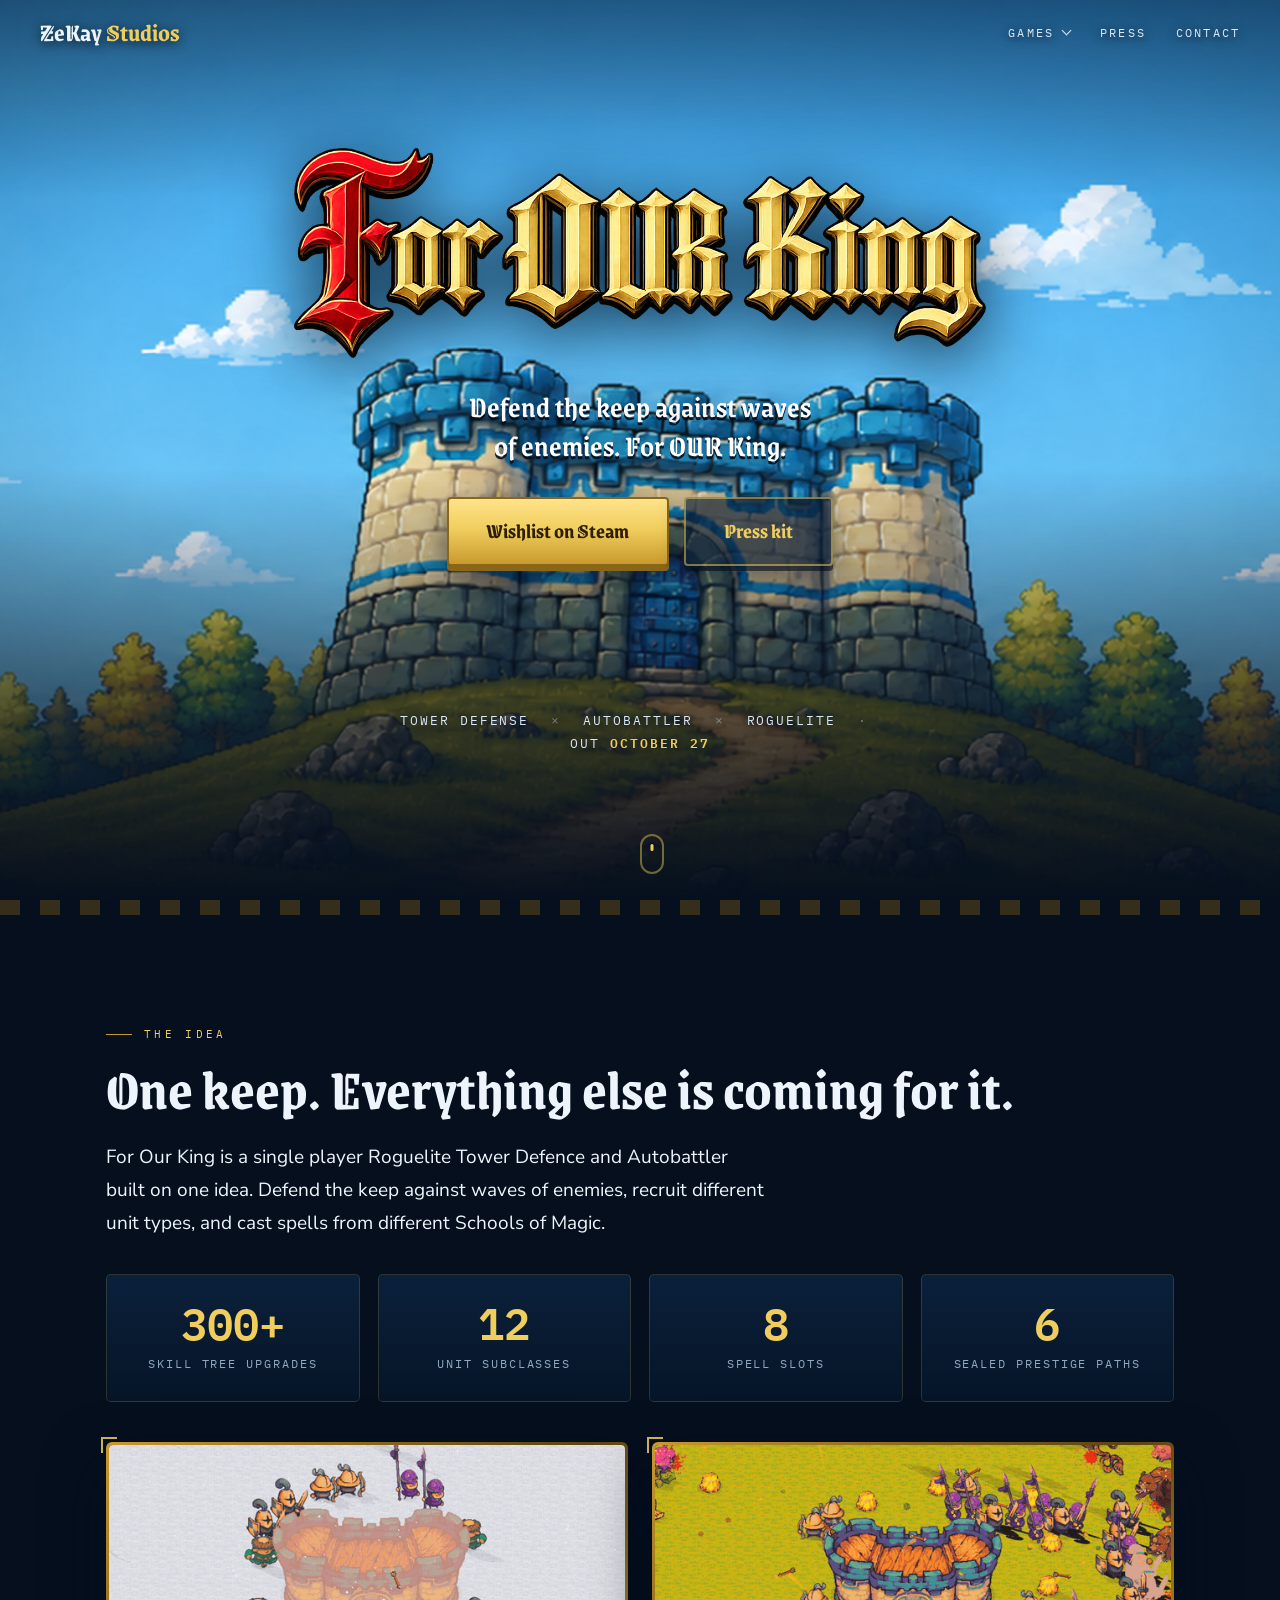
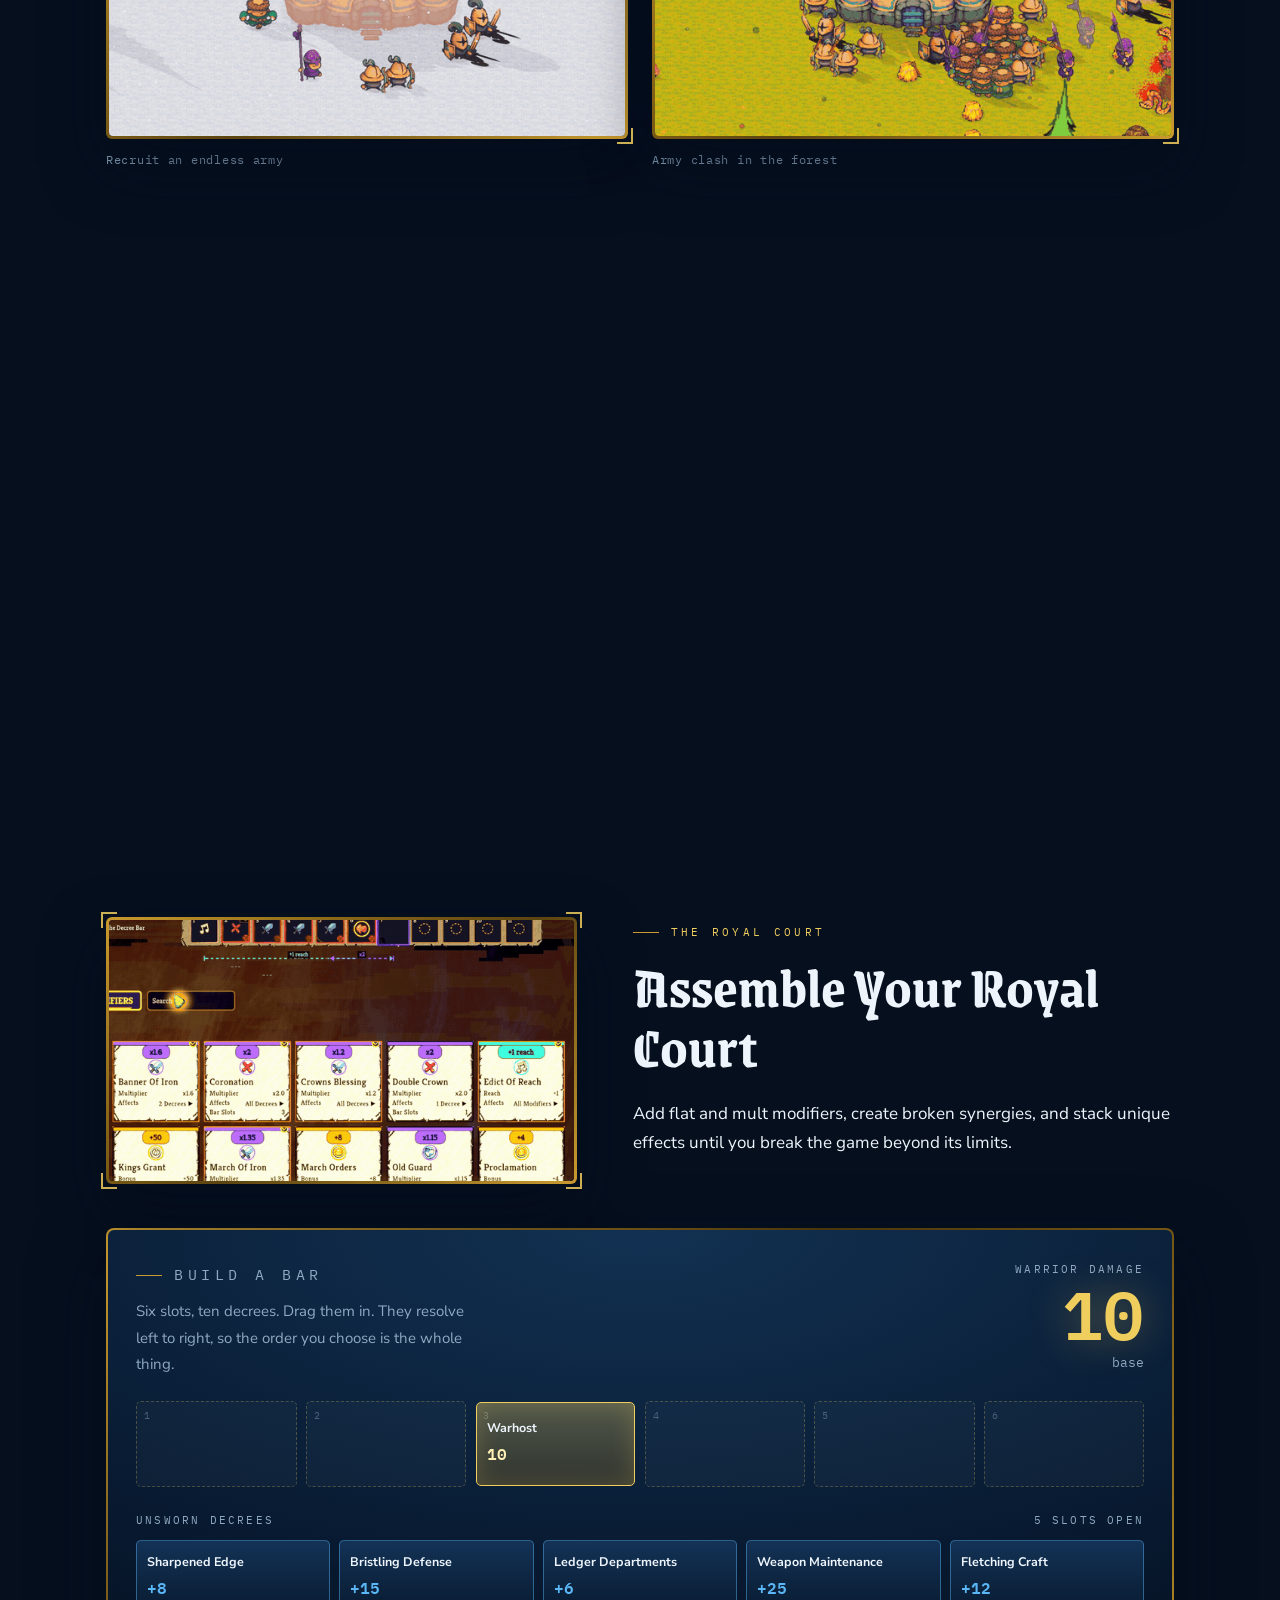
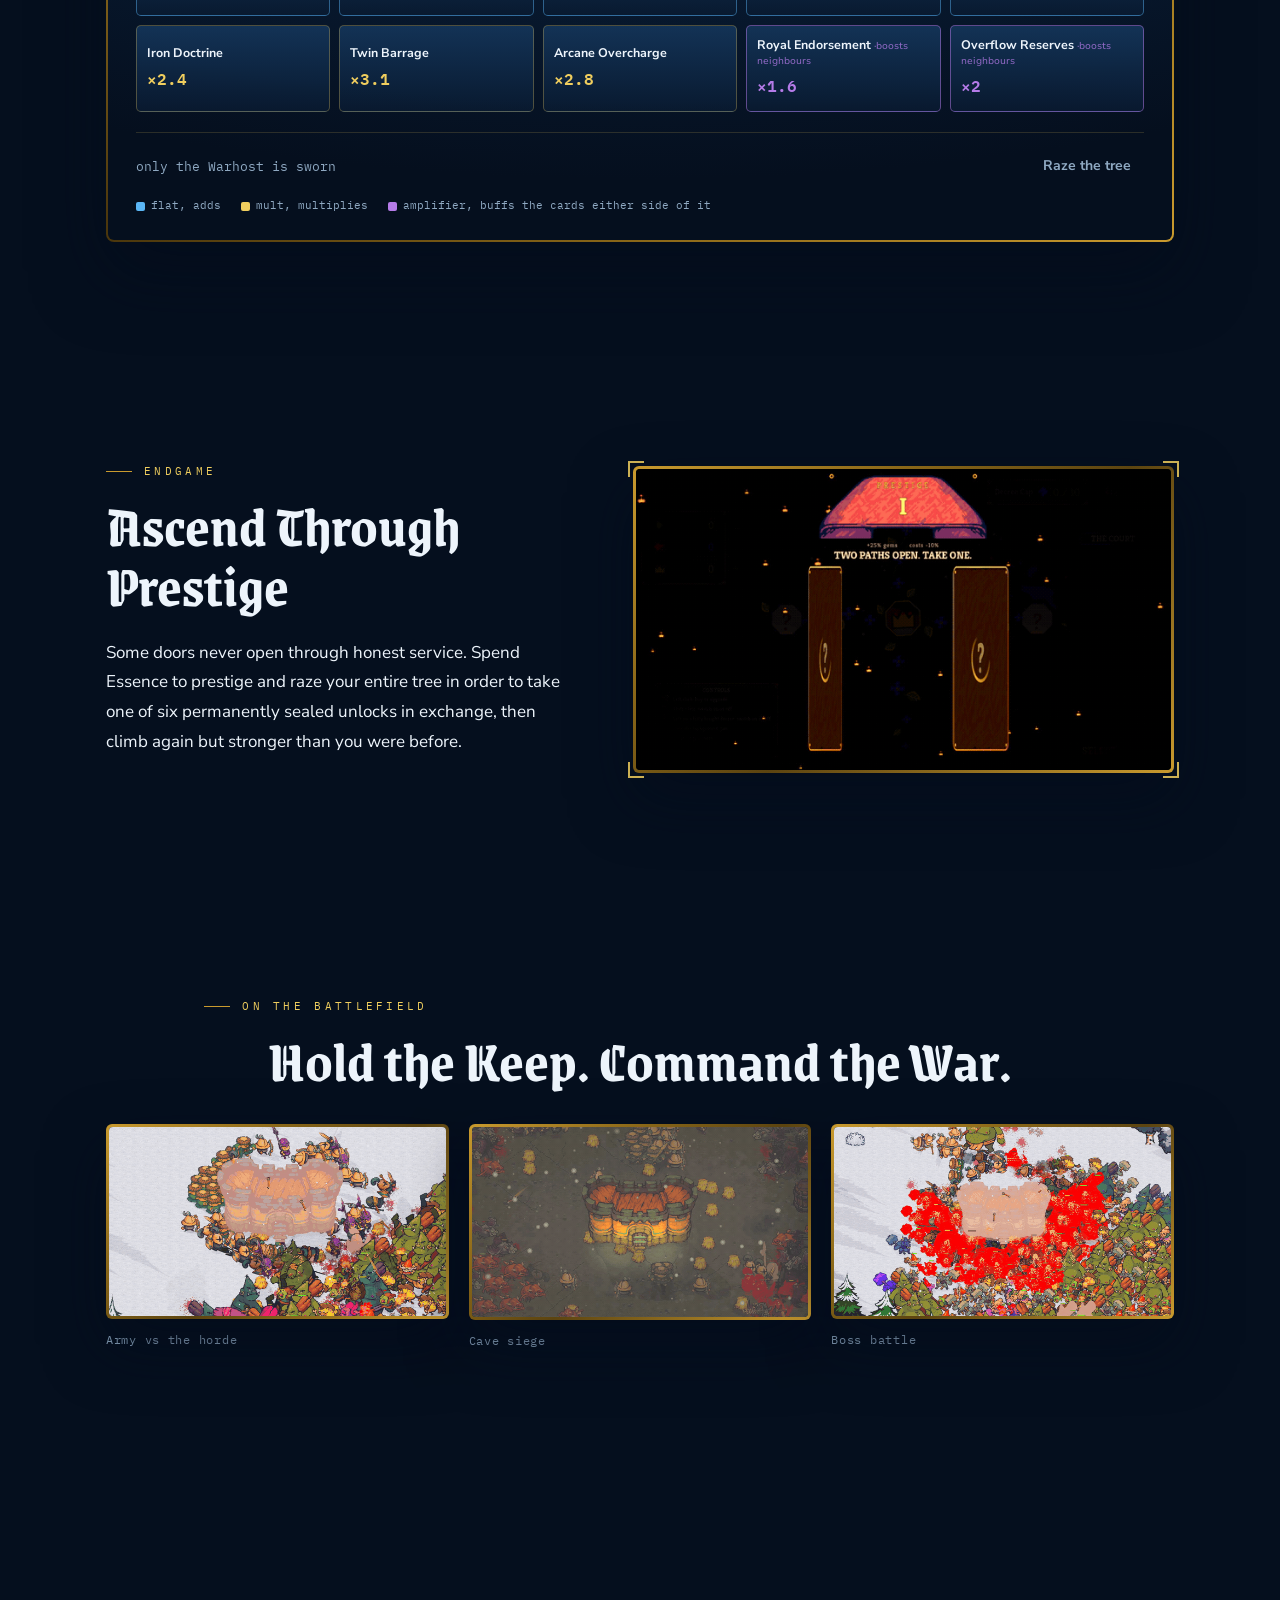
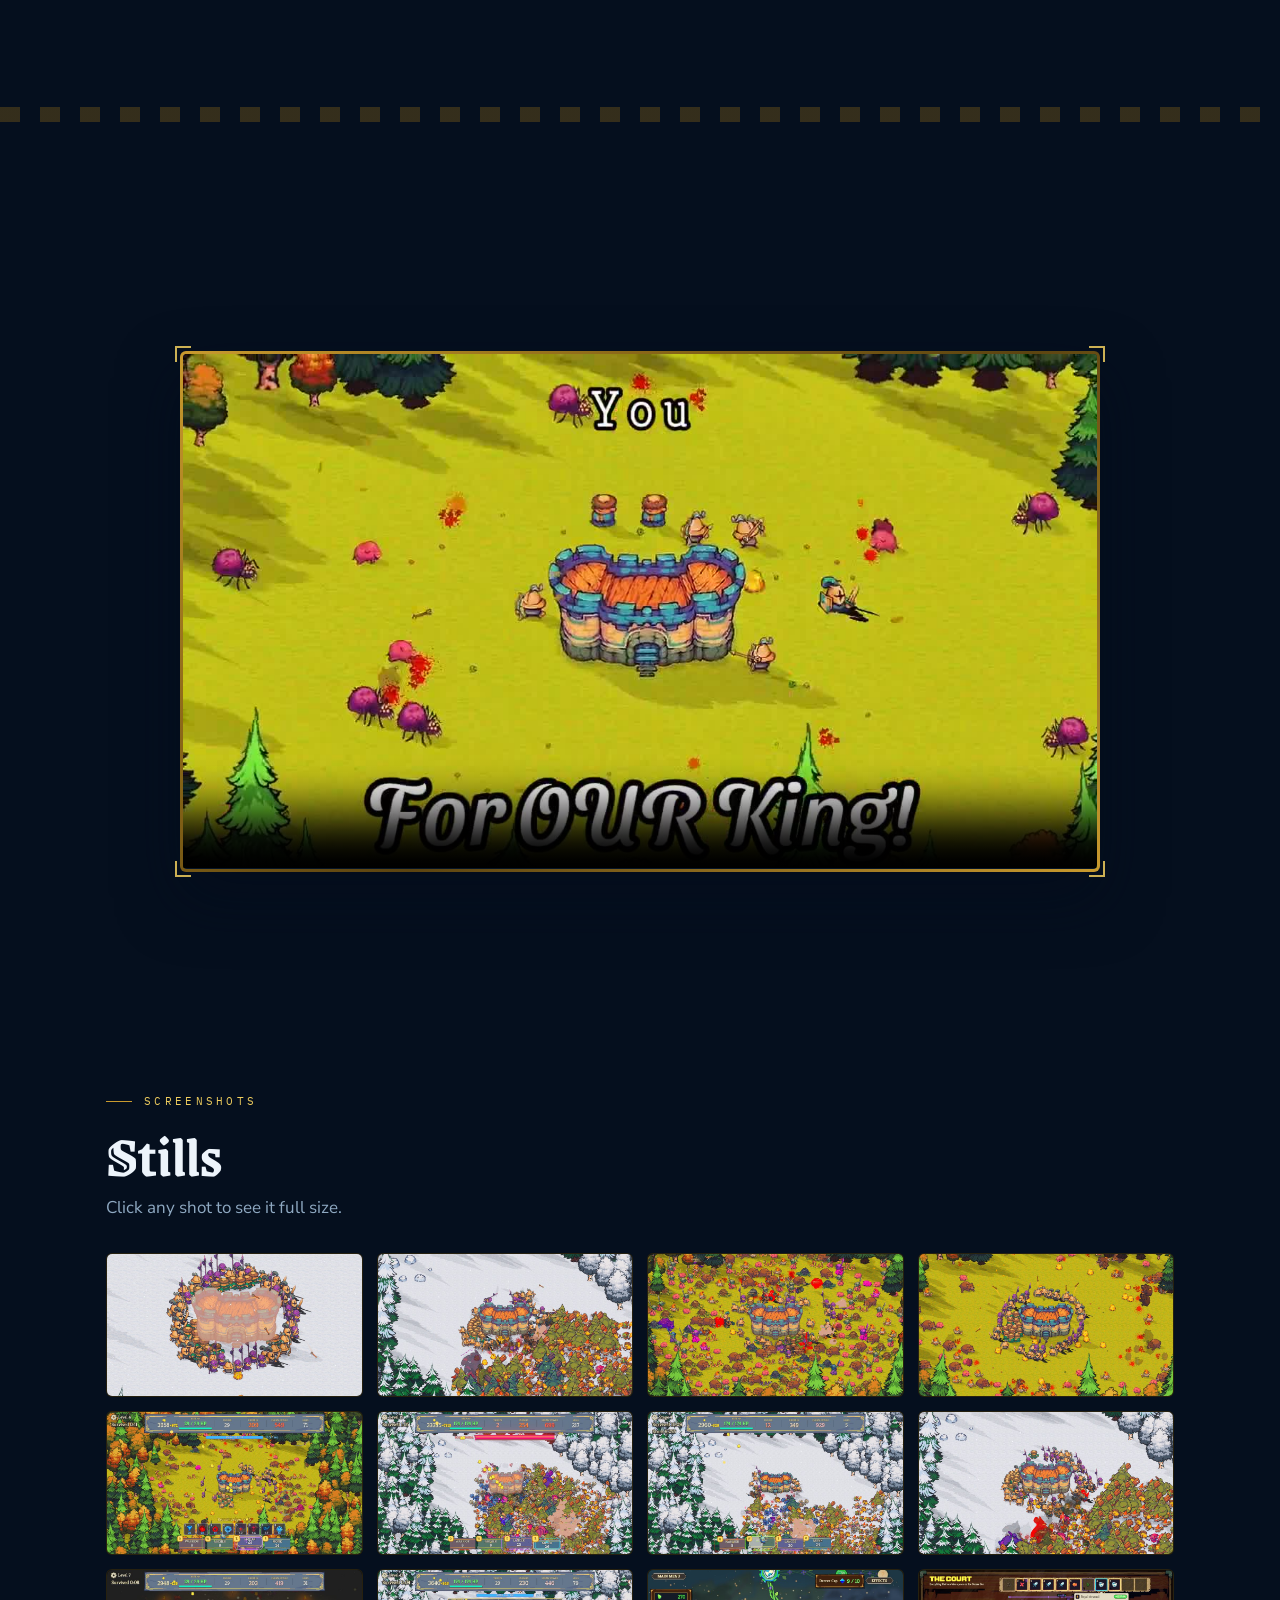
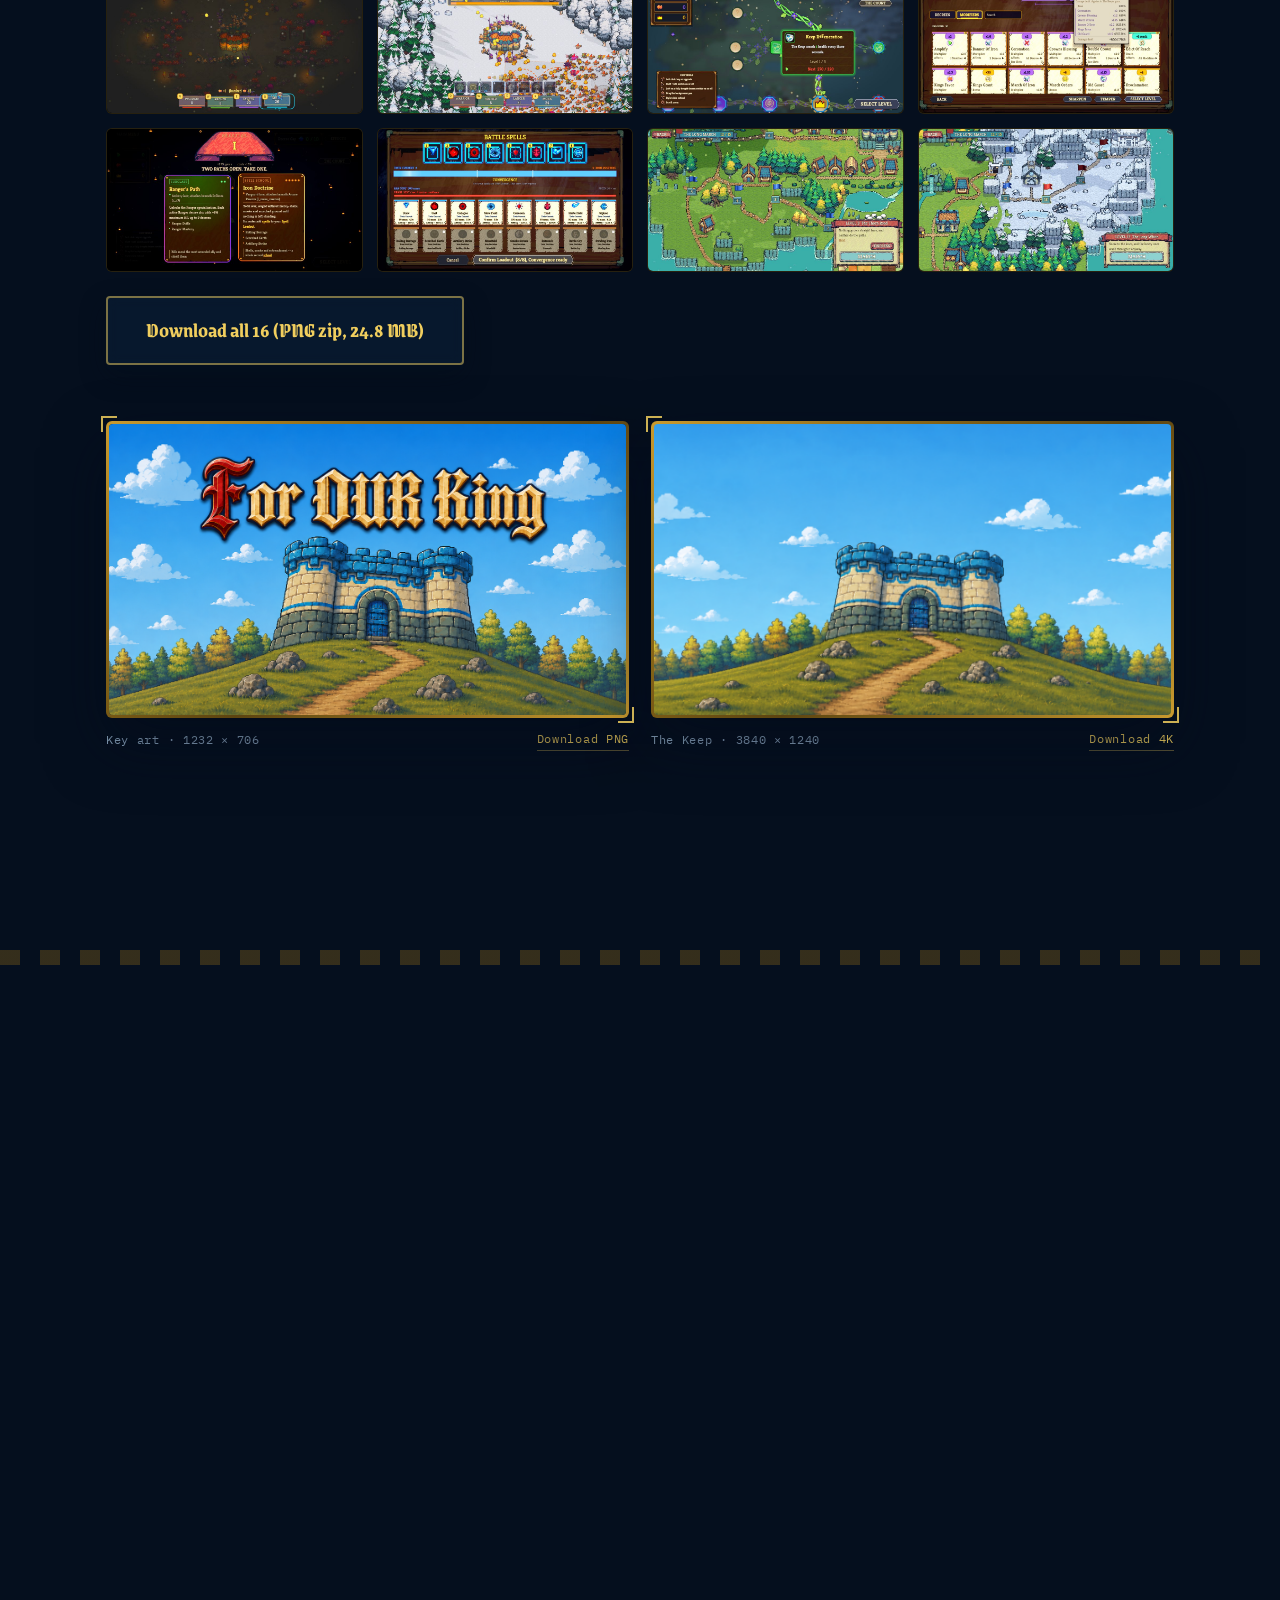
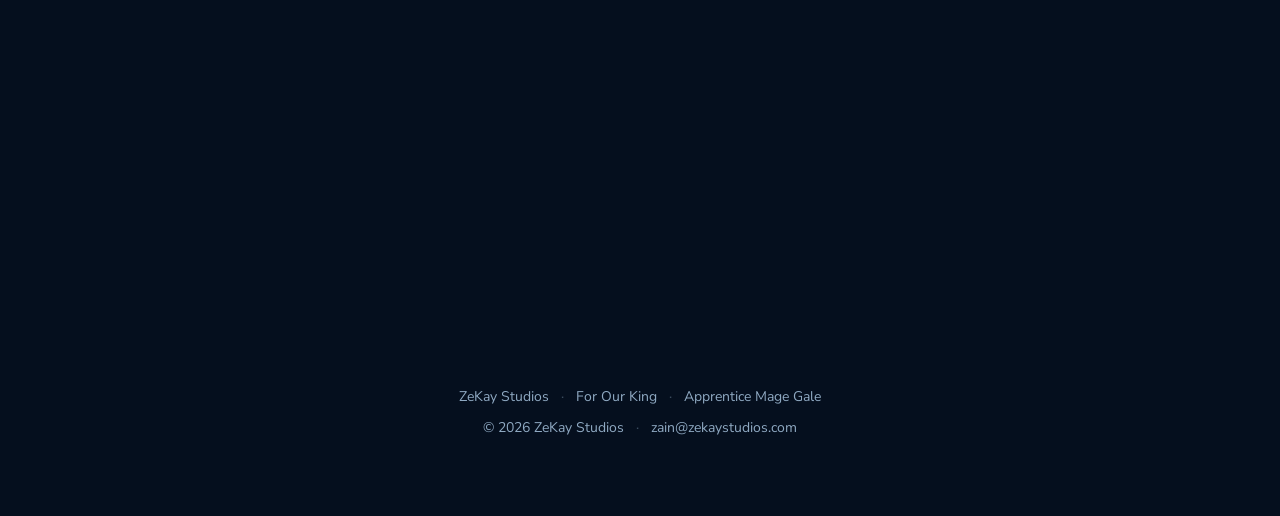
<file: games/for-our-king/index.html>
<!DOCTYPE html>
<html lang="en">
<head>
<meta charset="utf-8">
<meta name="viewport" content="width=device-width, initial-scale=1">
<title>For Our King | ZeKay Studios</title>
<meta name="description" content="A medieval Tower Defense x Autobattler Roguelite. Defend your Keep across escalating waves, recruit units, cast spells, and break the game with over 300 upgrades.">
<meta property="og:title" content="For Our King">
<meta property="og:description" content="Defend your Keep across escalating waves. Over 300 upgrades. Stack flat and mult modifiers until you break the game beyond its limits.">
<meta property="og:image" content="https://zekaystudios.com/assets/Store_Main_Capsule.png">
<meta property="og:url" content="https://zekaystudios.com/games/for-our-king/">
<meta property="og:type" content="website">
<meta name="theme-color" content="#08192E">
<link rel="icon" href="../../assets/Shortcut.png">
<link rel="preconnect" href="https://fonts.googleapis.com">
<link rel="preconnect" href="https://fonts.gstatic.com" crossorigin>
<link href="https://fonts.googleapis.com/css2?family=Grenze+Gotisch:wght@500;600;700;800&family=Nunito+Sans:opsz,wght@6..12,400;6..12,600;6..12,700;6..12,900&family=IBM+Plex+Mono:wght@400;500;600&display=swap" rel="stylesheet">
<link rel="stylesheet" href="../../assets/site.css">
<style>
/* For Our King only: the Decree Bar */
/* ---------- decree bar ---------- */
.forge{margin-top:44px;border-radius:8px;padding:2px;
  background:linear-gradient(140deg,var(--gold-2),#4A360C 40%,var(--gold-3) 70%,var(--gold-2));
  box-shadow:0 30px 70px rgba(3,12,26,.6)}
.forge-in{border-radius:6px;padding:30px 28px 24px;position:relative;overflow:hidden;
  background:radial-gradient(120% 90% at 50% 0%,#123152,#081A31 62%,#050F1E)}
.forge-top{display:flex;justify-content:space-between;gap:26px;flex-wrap:wrap;align-items:flex-end;margin-bottom:24px}
.forge-top p{margin:0;font-size:15px;color:var(--dim);max-width:38ch}
.readout{text-align:right;font-family:var(--mono);white-space:nowrap;flex:0 0 auto}
.readout .l{display:block;font-size:11px;letter-spacing:.2em;text-transform:uppercase;color:var(--dim)}
.readout .v{display:block;font-size:clamp(40px,8vw,68px);font-weight:600;line-height:1;color:var(--gold);
  text-shadow:0 0 40px rgba(240,206,94,.4);
  transition:transform .22s cubic-bezier(.16,2.1,.32,1),color .35s,text-shadow .35s}
.readout .v.hit{transform:scale(1.10)}
.readout .v.t2.hit{transform:scale(1.18)}
.readout .v.t3.hit{transform:scale(1.30)}
.readout .v.t4.hit{transform:scale(1.44)}
.readout .v.t3{color:#FF9E3D;text-shadow:0 0 52px rgba(255,158,61,.55)}
.readout .v.t4{color:var(--red);text-shadow:0 0 26px rgba(212,67,60,.9),0 0 70px rgba(212,67,60,.5)}
.readout .m b.t3{color:#FF9E3D}
.readout .m b.t4{color:var(--red)}
.forge-in.quake{animation:quake .34s cubic-bezier(.36,.07,.19,.97)}
@keyframes quake{
  10%{transform:translate(-3px,1px)}30%{transform:translate(4px,-2px)}
  50%{transform:translate(-4px,2px)}70%{transform:translate(3px,-1px)}
  90%{transform:translate(-2px,1px)}100%{transform:none}
}
.readout .m{font-size:13px;color:var(--dim)}
.readout .m b{color:var(--red);font-weight:700}

.slots{display:grid;grid-template-columns:repeat(6,1fr);gap:9px}
.slot{position:relative;min-height:84px;border-radius:5px;
  border:1px dashed rgba(240,206,94,.26);background:rgba(255,255,255,.028);
  display:flex;align-items:center;justify-content:center;
  transition:border-color .18s,background .18s,box-shadow .18s,transform .18s var(--ease)}
.slot .idx{position:absolute;top:5px;left:7px;font-family:var(--mono);font-size:10px;color:rgba(143,169,194,.45)}
.slot.hot{border-color:var(--gold);background:rgba(240,206,94,.12);box-shadow:0 0 22px rgba(240,206,94,.28);transform:scale(1.04)}
.slot.filled{border-style:solid;border-color:transparent;background:none}

.card{width:100%;height:100%;min-height:84px;border-radius:5px;padding:11px 10px;
  display:flex;flex-direction:column;justify-content:center;gap:5px;
  cursor:grab;user-select:none;touch-action:none;position:relative;overflow:hidden;
  border:1px solid rgba(240,206,94,.3);
  background:linear-gradient(180deg,rgba(20,52,88,.95),rgba(9,26,48,.95));
  transition:transform .18s var(--ease),box-shadow .18s,border-color .18s,opacity .18s}
.card:hover{transform:translateY(-3px);box-shadow:0 12px 26px rgba(3,12,26,.55)}
.card:active{cursor:grabbing}
.card .nm{font-size:12.5px;font-weight:700;line-height:1.2;color:var(--text)}
.card .op{font-family:var(--mono);font-size:16px;font-weight:600}
.card.flat{border-color:rgba(90,182,245,.45)}
.card.flat .op{color:var(--azure)}
.card.mult .op{color:var(--gold)}
.card.amp{border-color:rgba(181,123,232,.5)}
.card.amp .op{color:var(--violet)}
.card.amp .nm::after{content:" \00b7 boosts neighbours";font-weight:400;color:var(--violet);opacity:.8;font-size:10px}
.card.base{border-color:var(--gold);
  background:linear-gradient(180deg,rgba(240,206,94,.30),rgba(140,100,20,.28));
  box-shadow:inset 0 0 24px rgba(240,206,94,.22)}
.card.base .op{color:#FFF0B8}
.card.ghost{position:fixed;z-index:200;pointer-events:none;opacity:.96;
  min-height:0;transform-origin:center;transform:rotate(-2deg) scale(1.04);
  box-shadow:0 24px 50px rgba(0,0,0,.6);cursor:grabbing}
.card.taken{opacity:.2;pointer-events:none;filter:grayscale(.65)}

.tray-head{display:flex;justify-content:space-between;align-items:baseline;gap:14px;flex-wrap:wrap;margin:24px 0 10px}
.tray-head span{font-family:var(--mono);font-size:11px;letter-spacing:.2em;text-transform:uppercase;color:var(--dim)}
.tray{display:grid;grid-template-columns:repeat(5,1fr);gap:9px}
.tray .card{min-height:76px}

.forge-foot{margin-top:20px;padding-top:16px;border-top:1px solid var(--line);
  display:flex;justify-content:space-between;align-items:center;gap:16px;flex-wrap:wrap}
.forge-foot code{font-family:var(--mono);font-size:12.5px;color:var(--dim);line-height:1.6}
.raze{background:none;border:1px solid transparent;color:var(--dim);font-family:var(--body);
  font-weight:700;font-size:14px;cursor:pointer;padding:6px 12px;border-radius:3px;
  transition:color .2s,border-color .2s}
.raze:hover{color:var(--red);border-color:rgba(212,67,60,.5)}
.key{display:flex;gap:20px;flex-wrap:wrap;margin-top:14px;font-family:var(--mono);font-size:11px;color:var(--dim)}
.key i{font-style:normal;display:inline-block;width:9px;height:9px;border-radius:2px;margin-right:6px;vertical-align:middle}
.spark{position:absolute;width:5px;height:5px;border-radius:50%;background:var(--gold);pointer-events:none}
@media (max-width:900px){
  .slots{grid-template-columns:repeat(3,1fr)}
  .tray{grid-template-columns:repeat(3,1fr)}
}
@media (max-width:640px){
  .forge-in{padding:22px 16px}
  .forge-top{flex-direction:column;align-items:flex-start}
  .readout{text-align:left}
  .slots,.tray{grid-template-columns:repeat(2,1fr)}
}


/* GIF pair under the stats, battlefield reel */
.pair{display:grid;grid-template-columns:1fr 1fr;gap:24px;margin-top:40px}
.pair figure{margin:0}
.pair figcaption{margin-top:10px;font-family:var(--mono);font-size:12px;letter-spacing:.06em;color:var(--dim)}
@media (max-width:640px){.pair{grid-template-columns:1fr}}
.reel{display:grid;grid-template-columns:repeat(3,1fr);gap:20px;margin-top:34px}
.reel-item{margin:0}
.reel-item figcaption{margin-top:10px;font-family:var(--mono);font-size:12px;letter-spacing:.06em;color:var(--dim)}
@media (max-width:900px){.reel{grid-template-columns:repeat(2,1fr)}}
@media (max-width:560px){.reel{grid-template-columns:1fr}}
</style>
</head>
<body>

<div id="veil"></div>
<canvas id="sky"></canvas>
<canvas id="motes"></canvas>
<div id="grain"></div>
<div id="bar"></div>

<div class="rail l" id="railL"><div class="stone"></div><div class="vine"></div><div class="fill"></div></div>
<div class="rail r" id="railR"><div class="stone"></div><div class="vine"></div><div class="fill"></div></div>

<nav class="nav" aria-label="Main">
  <a class="brand" href="../../">ZeKay <b>Studios</b></a>
  <div class="nav-links">
    <details class="menu">
      <summary>Games</summary>
      <div class="menu-list">
        <a href="../../games/for-our-king/" aria-current="page"><img src="../../assets/thumbs/fok.jpg" alt=""><span>For Our King<small>Out October 27</small></span></a>
        <a href="../../games/apprentice-mage-gale/"><img src="../../assets/thumbs/amg.jpg" alt=""><span>Apprentice Mage Gale<small>Coming December 4</small></span></a>
      </div>
    </details>
    <a href="#press">Press</a>
    <a class="wide-only" href="mailto:zain@zekaystudios.com">Contact</a>
  </div>
</nav>

<header class="hero">
  <div class="hero-art" id="art" style="background-image:url('../../assets/Library_Hero.png')"></div>
  <div class="hero-fade"></div>
  <div class="hero-in">
    <img class="logo" id="logo" src="../../assets/Library_Logo.png" alt="For Our King">
    <p class="tag">Defend the keep against waves of enemies. For OUR King.</p>
    <div class="cta">
      <a class="btn pulse" href="https://store.steampowered.com/app/4993890/">Wishlist on Steam</a>
      <a class="btn ghost" href="#press">Press kit</a>
    </div>
  </div>
  <p class="meta">Tower Defense <i>&times;</i> Autobattler <i>&times;</i> Roguelite <i>&middot;</i> Out <b>October 27</b></p>
  <div class="scroller"></div>
</header>
<div class="crenel"></div>

<section>
  <div class="wrap">
    <div class="rise">
      <p class="eyebrow">The idea</p>
      <h2>One keep. Everything else is coming for it.</h2>
      <p class="lead">For Our King is a single player Roguelite Tower Defence and Autobattler built on one idea. Defend the keep against waves of enemies, recruit different unit types, and cast spells from different Schools of Magic.</p>
    </div>
    <div class="stats rise d1">
      <div class="stat"><span class="n" data-to="300" data-suffix="+">0</span><span class="l">Skill tree upgrades</span></div>
      <div class="stat"><span class="n" data-to="12">0</span><span class="l">Unit subclasses</span></div>
      <div class="stat"><span class="n" data-to="8">0</span><span class="l">Spell slots</span></div>
      <div class="stat"><span class="n" data-to="6">0</span><span class="l">Sealed prestige paths</span></div>
    </div>
    <div class="pair">
      <figure class="rise d1">
        <div class="media tilt"><span class="corner tl"></span><span class="corner br"></span>
          <div class="inner"><img src="../../assets/fok/gifs/01_recruit_an_endless_army.gif" alt="Recruiting an endless army" loading="lazy" decoding="async"></div></div>
        <figcaption>Recruit an endless army</figcaption>
      </figure>
      <figure class="rise d2">
        <div class="media tilt"><span class="corner tl"></span><span class="corner br"></span>
          <div class="inner"><img src="../../assets/fok/gifs/03_army_clash_forest.gif" alt="Two armies clash in the forest" loading="lazy" decoding="async"></div></div>
        <figcaption>Army clash in the forest</figcaption>
      </figure>
    </div>
  </div>
</section>

<section>
  <div class="wrap">
    <div class="feature">
      <div class="copy rise">
        <p class="eyebrow">Progression</p>
        <h2>Declare Your Royal Decrees</h2>
        <p>Earn Gems, Essence, and Crowns to unlock over 300 different nodes to strengthen your Keep, Units, Economy, and cast spells.</p>
      </div>
      <div class="media rise d1 tilt">
        <span class="corner tl"></span><span class="corner tr"></span>
        <span class="corner bl"></span><span class="corner br"></span>
        <div class="inner">
          <img src="../../assets/fok/gifs/05_royal_decrees_tree.gif" alt="The Royal Decrees tree" loading="lazy" decoding="async">
        </div>
      </div>
    </div>
  </div>
</section>

<section>
  <div class="wrap">
    <div class="feature flip">
      <div class="copy rise">
        <p class="eyebrow">The Royal Court</p>
        <h2>Assemble Your Royal Court</h2>
        <p>Add flat and mult modifiers, create broken synergies, and stack unique effects until you break the game beyond its limits.</p>
      </div>
      <div class="media rise d1 tilt">
        <span class="corner tl"></span><span class="corner tr"></span>
        <span class="corner bl"></span><span class="corner br"></span>
        <div class="inner">
          <img src="../../assets/fok/gifs/06_the_court_6557_percent.gif" alt="The Court stacking one decree to +6557%" loading="lazy" decoding="async">
        </div>
      </div>
    </div>

    <div class="forge rise d2">
      <div class="forge-in" id="forge">
        <div class="forge-top">
          <div>
            <p class="eyebrow" style="margin-bottom:10px">Build a bar</p>
            <p>Six slots, ten decrees. Drag them in. They resolve left to right, so the order you choose is the whole thing.</p>
          </div>
          <div class="readout">
            <span class="l">Warrior damage</span>
            <span class="v" id="val">10</span>
            <span class="m" id="mult">base</span>
          </div>
        </div>

        <div class="slots" id="slots"></div>

        <div class="tray-head">
          <span>Unsworn decrees</span>
          <span id="count">5 slots open</span>
        </div>
        <div class="tray" id="tray"></div>

        <div class="forge-foot">
          <code id="line">only the Warhost is sworn</code>
          <button class="raze" id="raze" type="button">Raze the tree</button>
        </div>
        <div class="key">
          <span><i style="background:var(--azure)"></i>flat, adds</span>
          <span><i style="background:var(--gold)"></i>mult, multiplies</span>
          <span><i style="background:var(--violet)"></i>amplifier, buffs the cards either side of it</span>
        </div>
      </div>
    </div>
  </div>
</section>

<section>
  <div class="wrap">
    <div class="feature">
      <div class="copy rise">
        <p class="eyebrow">Endgame</p>
        <h2>Ascend Through Prestige</h2>
        <p>Some doors never open through honest service. Spend Essence to prestige and raze your entire tree in order to take one of six permanently sealed unlocks in exchange, then climb again but stronger than you were before.</p>
      </div>
      <div class="media rise d1 tilt">
        <span class="corner tl"></span><span class="corner tr"></span>
        <span class="corner bl"></span><span class="corner br"></span>
        <div class="inner">
          <img src="../../assets/fok/gifs/07_prestige_two_paths.gif" alt="Prestige: two paths, take one" loading="lazy" decoding="async">
        </div>
      </div>
    </div>
  </div>
</section>

<section>
  <div class="wrap">
    <div class="rise" style="text-align:center">
      <p class="eyebrow" style="justify-content:center">On the battlefield</p>
      <h2>Hold the Keep. Command the War.</h2>
    </div>
    <div class="reel">
      <figure class="reel-item rise">
        <div class="media"><div class="inner"><img src="../../assets/fok/gifs/02_army_vs_horde_snow.gif" alt="Army vs the horde" loading="lazy" decoding="async"></div></div>
        <figcaption>Army vs the horde</figcaption>
      </figure>
      <figure class="reel-item rise d1">
        <div class="media"><div class="inner"><img src="../../assets/fok/gifs/04_cave_siege.gif" alt="Cave siege" loading="lazy" decoding="async"></div></div>
        <figcaption>Cave siege</figcaption>
      </figure>
      <figure class="reel-item rise d2">
        <div class="media"><div class="inner"><img src="../../assets/fok/gifs/12_boss_battle.gif" alt="Boss battle" loading="lazy" decoding="async"></div></div>
        <figcaption>Boss battle</figcaption>
      </figure>
      <figure class="reel-item rise">
        <div class="media"><div class="inner"><img src="../../assets/fok/gifs/13_endless_horde.gif" alt="Endless horde" loading="lazy" decoding="async"></div></div>
        <figcaption>Endless horde</figcaption>
      </figure>
      <figure class="reel-item rise d1">
        <div class="media"><div class="inner"><img src="../../assets/fok/gifs/10_convergence_ultimate.gif" alt="Convergence, the Twin Current ultimate" loading="lazy" decoding="async"></div></div>
        <figcaption>Convergence, the Twin Current ultimate</figcaption>
      </figure>
      <figure class="reel-item rise d2">
        <div class="media"><div class="inner"><img src="../../assets/fok/gifs/11_liberation_ultimate.gif" alt="Liberation, the Iron Doctrine ultimate" loading="lazy" decoding="async"></div></div>
        <figcaption>Liberation, the Iron Doctrine ultimate</figcaption>
      </figure>
    </div>
  </div>
</section>

<div class="crenel"></div>

<section>
  <div class="wrap">
    <div class="rise" style="text-align:center">
      <p class="eyebrow" style="justify-content:center">Trailer</p>
      <h2 style="margin-bottom:26px">See it move</h2>
    </div>
    <div class="media rise d1" style="max-width:920px;margin:0 auto">
      <span class="corner tl"></span><span class="corner tr"></span>
      <span class="corner bl"></span><span class="corner br"></span>
      <div class="inner">
        <video controls playsinline preload="metadata" poster="../../assets/trailer_poster.jpg" src="../../assets/trailer.mp4"></video>
      </div>
    </div>
  </div>
</section>

<section>
  <div class="wrap">
    <div class="rise">
      <p class="eyebrow">Screenshots</p>
      <h2 style="margin-bottom:8px">Stills</h2>
      <p class="dim">Click any shot to see it full size.</p>
    </div>
    <div class="gallery four rise d1">
      <a href="../../assets/fok/shots/01_raise_a_massive_army.png" data-lightbox="fok"><img src="../../assets/fok/shots/thumbs/01_raise_a_massive_army.jpg" alt="Raise a massive army" loading="lazy"></a>
      <a href="../../assets/fok/shots/02_army_meets_the_troll_horde.png" data-lightbox="fok"><img src="../../assets/fok/shots/thumbs/02_army_meets_the_troll_horde.jpg" alt="Army meets the troll horde" loading="lazy"></a>
      <a href="../../assets/fok/shots/03_endless_horde_forest.png" data-lightbox="fok"><img src="../../assets/fok/shots/thumbs/03_endless_horde_forest.jpg" alt="Endless horde forest" loading="lazy"></a>
      <a href="../../assets/fok/shots/04_holding_the_keep_forest.png" data-lightbox="fok"><img src="../../assets/fok/shots/thumbs/04_holding_the_keep_forest.jpg" alt="Holding the keep forest" loading="lazy"></a>
      <a href="../../assets/fok/shots/05_battle_with_hud_forest.png" data-lightbox="fok"><img src="../../assets/fok/shots/thumbs/05_battle_with_hud_forest.jpg" alt="Battle with hud forest" loading="lazy"></a>
      <a href="../../assets/fok/shots/06_boss_battle_snow.png" data-lightbox="fok"><img src="../../assets/fok/shots/thumbs/06_boss_battle_snow.jpg" alt="Boss battle snow" loading="lazy"></a>
      <a href="../../assets/fok/shots/07_endless_mode_snow.png" data-lightbox="fok"><img src="../../assets/fok/shots/thumbs/07_endless_mode_snow.jpg" alt="Endless mode snow" loading="lazy"></a>
      <a href="../../assets/fok/shots/08_clash_in_the_snow.png" data-lightbox="fok"><img src="../../assets/fok/shots/thumbs/08_clash_in_the_snow.jpg" alt="Clash in the snow" loading="lazy"></a>
      <a href="../../assets/fok/shots/09_cave_siege.png" data-lightbox="fok"><img src="../../assets/fok/shots/thumbs/09_cave_siege.jpg" alt="Cave siege" loading="lazy"></a>
      <a href="../../assets/fok/shots/10_liberation_ultimate.png" data-lightbox="fok"><img src="../../assets/fok/shots/thumbs/10_liberation_ultimate.jpg" alt="Liberation ultimate" loading="lazy"></a>
      <a href="../../assets/fok/shots/11_royal_decrees_tree.png" data-lightbox="fok"><img src="../../assets/fok/shots/thumbs/11_royal_decrees_tree.jpg" alt="Royal decrees tree" loading="lazy"></a>
      <a href="../../assets/fok/shots/12_the_court_6557_percent.png" data-lightbox="fok"><img src="../../assets/fok/shots/thumbs/12_the_court_6557_percent.jpg" alt="The court +6557%" loading="lazy"></a>
      <a href="../../assets/fok/shots/13_prestige_two_paths.png" data-lightbox="fok"><img src="../../assets/fok/shots/thumbs/13_prestige_two_paths.jpg" alt="Prestige two paths" loading="lazy"></a>
      <a href="../../assets/fok/shots/14_spell_loadout.png" data-lightbox="fok"><img src="../../assets/fok/shots/thumbs/14_spell_loadout.jpg" alt="Spell loadout" loading="lazy"></a>
      <a href="../../assets/fok/shots/15_the_long_march_forest.png" data-lightbox="fok"><img src="../../assets/fok/shots/thumbs/15_the_long_march_forest.jpg" alt="The long march forest" loading="lazy"></a>
      <a href="../../assets/fok/shots/16_the_long_march_snow.png" data-lightbox="fok"><img src="../../assets/fok/shots/thumbs/16_the_long_march_snow.jpg" alt="The long march snow" loading="lazy"></a>
    </div>
    <div class="btns" style="margin-top:24px">
      <a class="btn ghost" href="../../assets/fok/fok_screenshots.zip" download>Download all 16 (PNG zip, 24.8 MB)</a>
    </div>

    <div class="shots" style="margin-top:56px">
      <figure class="shot rise">
        <div class="media tilt"><span class="corner tl"></span><span class="corner br"></span>
          <div class="inner"><img src="../../assets/Store_Main_Capsule.png" alt="Key art" loading="lazy"></div></div>
        <figcaption><span>Key art &middot; 1232 &times; 706</span>
          <a href="../../assets/Store_Main_Capsule.png" download>Download PNG</a></figcaption>
      </figure>

      <figure class="shot rise d1">
        <div class="media tilt"><span class="corner tl"></span><span class="corner br"></span>
          <div class="inner"><img src="../../assets/Library_Hero.png" alt="The Keep" loading="lazy"></div></div>
        <figcaption><span>The Keep &middot; 3840 &times; 1240</span>
          <a href="../../assets/Library_Hero.png" download>Download 4K</a></figcaption>
      </figure>
    </div>

    <div class="dl rise d1">
      <a class="btn ghost" href="../../press/for-our-king-presskit.zip" download>Press kit: art, logo and trailer (ZIP)</a>
      <a class="btn ghost" href="../../assets/Library_Logo.png" download>Logo, transparent PNG</a>
      <a class="btn ghost" href="../../assets/trailer.mp4" download>Trailer, MP4</a>
    </div>
  </div>
</section>

<div class="crenel"></div>

<section id="press">
  <div class="wrap rise">
    <p class="eyebrow">Press and creators</p>
    <h2>Request a review key</h2>
    <p>Keys are available for press, streamers, and content creators. Email me and I will send one over the same day, along with the press kit if you need capsules and screenshots at full resolution. There is no embargo and no approval process, so you are free to publish whenever suits your schedule and to say whatever the game actually deserves.</p>
    <ul class="facts">
      <li><span class="k">Title</span><span>For Our King</span></li>
      <li><span class="k">Developer</span><span>ZeKay Studios</span></li>
      <li><span class="k">Genre</span><span>Tower Defense, Autobattler, Roguelite</span></li>
      <li><span class="k">Platform</span><span>PC via Steam</span></li>
      <li><span class="k">Release</span><span>October 27, 2026</span></li>
      <li><span class="k">Languages</span><span>English</span></li>
      <li><span class="k">Contact</span><span><a href="mailto:zain@zekaystudios.com">zain@zekaystudios.com</a></span></li>
    </ul>
    <div class="cta" style="justify-content:flex-start">
      <a class="btn" href="mailto:zain@zekaystudios.com?subject=Review%20key%20request%20-%20For%20Our%20King">Request a key</a>
      <a class="btn ghost" href="https://store.steampowered.com/app/4993890/">Steam page</a>
    </div>
  </div>
</section>


<footer>
  <p><a href="../../">ZeKay Studios</a> <i>&middot;</i> <a href="../../games/for-our-king/">For Our King</a> <i>&middot;</i> <a href="../../games/apprentice-mage-gale/">Apprentice Mage Gale</a></p>
  <p>&copy; 2026 ZeKay Studios <i>&middot;</i> <a href="mailto:zain@zekaystudios.com">zain@zekaystudios.com</a></p>
</footer>

<script src="../../assets/site.js"></script>
<script>
/* For Our King only: the Decree Bar */
(function(){
"use strict";
var reduce = matchMedia('(prefers-reduced-motion: reduce)').matches;

/* ================= DECREE BAR ================= */
var SLOTS = 6, BASEVAL = 10;
var DEC = {
  base:    {n:"Warhost",           kind:"base", v:BASEVAL},
  sharp:   {n:"Sharpened Edge",    kind:"flat", v:8},
  brist:   {n:"Bristling Defense", kind:"flat", v:15},
  ledger:  {n:"Ledger Departments",kind:"flat", v:6},
  upkeep:  {n:"Weapon Maintenance",kind:"flat", v:25},
  fletch:  {n:"Fletching Craft",   kind:"flat", v:12},
  iron:    {n:"Iron Doctrine",     kind:"mult", v:2.4},
  twin:    {n:"Twin Barrage",      kind:"mult", v:3.1},
  arcane:  {n:"Arcane Overcharge", kind:"mult", v:2.8},
  royal:   {n:"Royal Endorsement", kind:"amp",  v:1.6},
  overflow:{n:"Overflow Reserves", kind:"amp",  v:2.0}
};
var POOL = ['sharp','brist','ledger','upkeep','fletch','iron','twin','arcane','royal','overflow'];
var slots = [null,null,'base',null,null,null];

var slotHost = document.getElementById('slots'),
    trayHost = document.getElementById('tray'),
    valEl = document.getElementById('val'),
    mulEl = document.getElementById('mult'),
    lineEl = document.getElementById('line'),
    cntEl = document.getElementById('count'),
    forge = document.getElementById('forge');

function opLabel(d){
  if (d.kind === 'base') return String(BASEVAL);
  if (d.kind === 'flat') return '+' + d.v;
  return '\u00D7' + d.v;
}
function cardEl(id){
  var d = DEC[id];
  var el = document.createElement('div');
  el.className = 'card ' + d.kind;
  el.dataset.id = id;
  el.innerHTML = '<div class="nm">' + d.n + '</div><div class="op">' + opLabel(d) + '</div>';
  return el;
}

function compute(){
  var i, j, eff = {};
  for (i=0;i<SLOTS;i++){ var id = slots[i]; if (id && id !== 'base') eff[i] = DEC[id].v; }
  /* amplifiers boost the card immediately either side */
  for (i=0;i<SLOTS;i++){
    var aid = slots[i];
    if (!aid || aid === 'base' || DEC[aid].kind !== 'amp') continue;
    [i-1, i+1].forEach(function(j){
      if (j < 0 || j >= SLOTS) return;
      var tid = slots[j];
      if (!tid || tid === 'base' || DEC[tid].kind === 'amp') return;
      eff[j] = eff[j] * DEC[aid].v;
    });
  }
  var total = BASEVAL, parts = [];
  for (i=0;i<SLOTS;i++){
    var cid = slots[i];
    if (!cid || cid === 'base') continue;
    var d = DEC[cid];
    if (d.kind === 'amp') continue;
    var v = Math.round(eff[i]*100)/100;
    if (d.kind === 'flat'){ total += v; parts.push('+' + v); }
    else { total *= v; parts.push('\u00D7' + v); }
  }
  return {total: total, parts: parts};
}

var shown = BASEVAL, raf = 0, lastTotal = BASEVAL;
function fmt(n){
  return n >= 1000 ? Math.round(n).toLocaleString('en-US')
                   : (Math.round(n*10)/10).toLocaleString('en-US');
}
function tierFor(x){
  if (x >= 200) return 4;
  if (x >= 50)  return 3;
  if (x >= 10)  return 2;
  return 1;
}
function countTo(target){
  var x = target / BASEVAL, t = tierFor(x);
  valEl.classList.remove('t2','t3','t4');
  if (t > 1) valEl.classList.add('t' + t);
  if (reduce){ shown = target; valEl.textContent = fmt(target); return; }
  cancelAnimationFrame(raf);
  var from = shown, t0 = performance.now(), dur = 380 + t * 90;
  (function step(now){
    var p = Math.min((now-t0)/dur,1), k = 1-Math.pow(1-p,4);
    shown = from + (target-from)*k;
    valEl.textContent = fmt(shown);
    if (p<1) raf = requestAnimationFrame(step);
    else { shown = target; valEl.textContent = fmt(target); }
  })(performance.now());
  valEl.classList.add('hit');
  setTimeout(function(){ valEl.classList.remove('hit'); }, 190 + t * 40);
  if (t === 4 && target > lastTotal){
    var panel = document.querySelector('.forge-in');
    panel.classList.remove('quake');
    void panel.offsetWidth;
    panel.classList.add('quake');
  }
  lastTotal = target;
}

function render(){
  var r = compute();
  slotHost.innerHTML = '';
  for (var i=0;i<SLOTS;i++){
    var s = document.createElement('div');
    s.className = 'slot'; s.dataset.slot = i;
    s.innerHTML = '<span class="idx">' + (i+1) + '</span>';
    if (slots[i]){ s.classList.add('filled'); s.appendChild(cardEl(slots[i])); }
    slotHost.appendChild(s);
  }
  trayHost.innerHTML = '';
  POOL.forEach(function(id){
    var c = cardEl(id);
    if (slots.indexOf(id) !== -1) c.classList.add('taken');
    trayHost.appendChild(c);
  });
  var open = slots.filter(function(x){ return x === null; }).length;
  cntEl.textContent = open + (open === 1 ? ' slot open' : ' slots open');

  countTo(r.total);
  var x = Math.round((r.total/BASEVAL)*10)/10;
  var tv = tierFor(x);
  mulEl.innerHTML = r.parts.length
    ? '<b class="' + (tv > 2 ? 't' + tv : '') + '">' + x + '\u00D7</b> base'
    : 'base';
  lineEl.textContent = r.parts.length
    ? BASEVAL + ' ' + r.parts.join(' ') + '  \u2192  ' + fmt(r.total)
    : 'only the Warhost is sworn';
}

var drag = null;
function firstFree(){ for (var i=0;i<SLOTS;i++) if (slots[i] === null) return i; return -1; }
function place(id, target){
  var from = slots.indexOf(id);
  if (target === null){ if (from !== -1 && id !== 'base') slots[from] = null; return; }
  var occupant = slots[target];
  if (occupant === 'base' && from === -1) return;
  if (from !== -1){ slots[from] = occupant; slots[target] = id; }
  else { slots[target] = id; }
}
function onDown(e){
  var card = e.target.closest('.card');
  if (!card || card.classList.contains('taken')) return;
  e.preventDefault();
  var r = card.getBoundingClientRect();
  var ghost = card.cloneNode(true);
  ghost.classList.add('ghost');
  ghost.style.left = r.left + 'px';
  ghost.style.top = r.top + 'px';
  ghost.style.width = r.width + 'px';
  ghost.style.height = r.height + 'px';
  document.body.appendChild(ghost);
  card.style.opacity = '.25';
  drag = {id: card.dataset.id, ghost: ghost, ox: e.clientX-r.left, oy: e.clientY-r.top, src: card, moved: false};
  window.addEventListener('pointermove', onMove);
  window.addEventListener('pointerup', onUp);
}
function onMove(e){
  if (!drag) return;
  drag.moved = true;
  drag.ghost.style.left = (e.clientX-drag.ox) + 'px';
  drag.ghost.style.top  = (e.clientY-drag.oy) + 'px';
  document.querySelectorAll('.slot').forEach(function(s){ s.classList.remove('hot'); });
  var u = document.elementFromPoint(e.clientX, e.clientY);
  var slot = u && u.closest ? u.closest('.slot') : null;
  if (slot) slot.classList.add('hot');
}
function onUp(e){
  if (!drag) return;
  window.removeEventListener('pointermove', onMove);
  window.removeEventListener('pointerup', onUp);
  drag.ghost.remove();
  drag.src.style.opacity = '';
  document.querySelectorAll('.slot').forEach(function(s){ s.classList.remove('hot'); });
  var id = drag.id, moved = drag.moved;
  var u = document.elementFromPoint(e.clientX, e.clientY);
  var slot = u && u.closest ? u.closest('.slot') : null;
  if (!moved){
    /* treat as a tap */
    if (id !== 'base'){
      var at = slots.indexOf(id);
      if (at !== -1) slots[at] = null;
      else { var f = firstFree(); if (f !== -1){ slots[f] = id; burst(e.clientX, e.clientY); } }
    }
  } else if (slot){
    place(id, +slot.dataset.slot);
    burst(e.clientX, e.clientY);
  } else if (id !== 'base' && slots.indexOf(id) !== -1){
    place(id, null);
  }
  drag = null;
  render();
}
document.addEventListener('pointerdown', function(e){
  if (e.target.closest('#slots') || e.target.closest('#tray')) onDown(e);
});

function burst(px, py){
  if (reduce) return;
  var r = forge.getBoundingClientRect();
  for (var i=0;i<12;i++){
    (function(){
      var s = document.createElement('span');
      s.className = 'spark';
      s.style.left = (px-r.left)+'px'; s.style.top = (py-r.top)+'px';
      forge.appendChild(s);
      var a = Math.random()*6.284, dist = 28 + Math.random()*54;
      var an = s.animate([
        {transform:'translate(0,0) scale(1)', opacity:1},
        {transform:'translate('+Math.cos(a)*dist+'px,'+Math.sin(a)*dist+'px) scale(0)', opacity:0}
      ], {duration: 540+Math.random()*300, easing:'cubic-bezier(.2,.8,.3,1)'});
      an.onfinish = function(){ s.remove(); };
    })();
  }
}

document.getElementById('raze').addEventListener('click', function(){
  slots = [null,null,'base',null,null,null];
  render();
});
render();
})();
</script>
</body>
</html>
</file>
<file: assets/site.css>
/* ZeKay Studios: shared styles for every page. Page-only styles live in that page. */
:root{
  --abyss:#050F1E;
  --gold:#F0CE5E;
  --gold-2:#C99A2E;
  --gold-3:#8A6718;
  --red:#D4433C;
  --azure:#5AB6F5;
  --violet:#B57BE8;
  --text:#EDF4FB;
  --dim:#8FA9C2;
  --line:rgba(240,206,94,.16);
  --disp:"Grenze Gotisch",Georgia,serif;
  --brand:"Grenze Gotisch",Georgia,serif; /* studio wordmark, same on every page */
  --body:"Nunito Sans",system-ui,sans-serif;
  --mono:"IBM Plex Mono",ui-monospace,monospace;
  --ease:cubic-bezier(.19,1,.22,1);
}
*{box-sizing:border-box}
html{scroll-behavior:smooth}
body{
  margin:0;background:var(--abyss);color:var(--text);
  font-family:var(--body);font-size:17px;line-height:1.75;
  overflow-x:hidden;-webkit-font-smoothing:antialiased;
}
img{max-width:100%;display:block}
a{color:var(--gold);text-underline-offset:3px}

/* ---------- layered backdrop ---------- */
#veil{position:fixed;inset:0;z-index:-4;background:var(--abyss);overflow:hidden}
#veil::before,#veil::after{content:"";position:absolute;border-radius:50%;filter:blur(90px);will-change:transform}
#veil::before{width:70vw;height:70vw;left:-18vw;top:-14vw;
  background:radial-gradient(circle,rgba(58,166,238,.22),transparent 68%);
  animation:drift1 34s ease-in-out infinite alternate}
#veil::after{width:62vw;height:62vw;right:-16vw;bottom:-12vw;
  background:radial-gradient(circle,rgba(240,206,94,.14),transparent 68%);
  animation:drift2 42s ease-in-out infinite alternate}
@keyframes drift1{to{transform:translate3d(14vw,10vh,0) scale(1.16)}}
@keyframes drift2{to{transform:translate3d(-12vw,-9vh,0) scale(1.13)}}

/* pixel clouds, only visible down the empty sides */
#sky{position:fixed;inset:0;z-index:-3;pointer-events:none;
  -webkit-mask-image:linear-gradient(90deg,#000 0,#000 12%,transparent 30%,transparent 70%,#000 88%,#000 100%);
  mask-image:linear-gradient(90deg,#000 0,#000 12%,transparent 30%,transparent 70%,#000 88%,#000 100%)}
#motes{position:fixed;inset:0;z-index:-2;pointer-events:none;opacity:.6}
#grain{position:fixed;inset:0;z-index:-1;pointer-events:none;opacity:.05;
  background-image:url("data:image/svg+xml,%3Csvg xmlns='http://www.w3.org/2000/svg' width='140' height='140'%3E%3Cfilter id='n'%3E%3CfeTurbulence type='fractalNoise' baseFrequency='.85' numOctaves='3'/%3E%3C/filter%3E%3Crect width='140' height='140' filter='url(%23n)'/%3E%3C/svg%3E")}
#bar{position:fixed;top:0;left:0;height:3px;width:0;z-index:60;
  background:linear-gradient(90deg,var(--gold-3),var(--gold),#FFF0B8);
  box-shadow:0 0 14px rgba(240,206,94,.7)}

/* ---------- side rails: the decree vine ---------- */
.rail{position:fixed;top:0;bottom:0;width:132px;z-index:2;pointer-events:none;display:none}
.rail.l{left:0}
.rail.r{right:0}
.rail .stone{
  position:absolute;top:0;bottom:0;width:26px;
  background:
    repeating-linear-gradient(0deg,rgba(240,206,94,.10) 0 2px,transparent 2px 46px),
    linear-gradient(180deg,rgba(12,36,64,.55),rgba(8,25,46,.25));
  border-right:1px solid rgba(240,206,94,.12);
}
.rail.l .stone{left:0}
.rail.r .stone{right:0;border-right:0;border-left:1px solid rgba(240,206,94,.12)}
.rail .vine{position:absolute;top:0;bottom:0;left:50%;width:1px;
  background:linear-gradient(180deg,transparent,rgba(240,206,94,.22) 8%,rgba(240,206,94,.22) 92%,transparent)}
.rail .fill{position:absolute;top:0;left:50%;width:2px;height:0;margin-left:-1px;
  background:linear-gradient(180deg,var(--gold-3),var(--gold));
  box-shadow:0 0 12px rgba(240,206,94,.55)}
.node{position:absolute;left:50%;width:13px;height:13px;margin-left:-6.5px;
  transform:rotate(45deg);border:1px solid rgba(240,206,94,.34);
  background:var(--abyss);transition:background .4s,box-shadow .4s,border-color .4s}
.node.lit{background:var(--gold);border-color:var(--gold);box-shadow:0 0 18px rgba(240,206,94,.75)}
.node::after{content:"";position:absolute;inset:3px;border:1px solid rgba(240,206,94,.18)}
@media (min-width:1340px){.rail{display:block}}

/* ---------- type ---------- */
.wrap{max-width:1120px;margin:0 auto;padding:0 26px;position:relative;z-index:3}
h1,h2,h3{font-family:var(--disp);margin:0;line-height:1.04;font-weight:700}
h2{font-size:clamp(34px,5.4vw,58px);margin-bottom:22px}
.eyebrow+h2{margin-top:2px}
p{margin:0 0 20px;max-width:60ch}
.eyebrow{font-family:var(--mono);font-size:11px;letter-spacing:.3em;text-transform:uppercase;
  color:var(--gold);margin:0 0 14px;display:flex;align-items:center;gap:12px}
.eyebrow::before{content:"";width:26px;height:1px;background:var(--gold-2)}
.dim{color:var(--dim)}
.lead{font-size:19px}

/* ---------- hero ---------- */
.hero{position:relative;min-height:100svh;display:grid;place-items:center;
  text-align:center;padding:90px 26px 70px;overflow:hidden}
.hero-art{position:absolute;inset:-6% -3%;z-index:0;
  background:center 60%/cover no-repeat; /* image set per page */
  transform:scale(1.08);will-change:transform}
.hero-fade{position:absolute;inset:0;z-index:1;pointer-events:none;
  background:radial-gradient(120% 80% at 50% 42%,transparent 34%,rgba(5,15,30,.55) 100%),
  linear-gradient(to bottom,rgba(5,15,30,.42) 0,transparent 22%,transparent 52%,var(--abyss) 100%)}
.hero-in{position:relative;z-index:2;width:100%;max-width:820px}
.logo{width:min(700px,90vw);margin:0 auto 26px;
  filter:drop-shadow(0 14px 34px rgba(3,12,26,.75));
  animation:heroDrop 1.1s var(--ease) both,bob 7s ease-in-out 1.1s infinite}
@keyframes heroDrop{from{opacity:0;transform:translateY(-54px) scale(.9)}to{opacity:1;transform:none}}
@keyframes bob{0%,100%{transform:translateY(0)}50%{transform:translateY(-9px)}}
.tag{font-family:var(--disp);font-weight:600;font-size:clamp(20px,3.2vw,30px);line-height:1.3;
  color:#fff;text-shadow:0 3px 0 rgba(4,16,32,.92),0 0 34px rgba(4,16,32,.85);
  margin:0 auto 32px;max-width:24ch;animation:up .9s .34s var(--ease) both}
.cta{display:flex;gap:15px;justify-content:center;flex-wrap:wrap;animation:up .9s .52s var(--ease) both}
@keyframes up{from{opacity:0;transform:translateY(26px)}to{opacity:1;transform:none}}
.btn{position:relative;overflow:hidden;isolation:isolate;
  font-family:var(--disp);font-weight:700;font-size:21px;
  padding:14px 38px;text-decoration:none;border-radius:4px;border:2px solid var(--gold-3);
  background:linear-gradient(180deg,#FFE38A,var(--gold) 46%,#C99A2E);color:#2E1F04;
  box-shadow:0 5px 0 var(--gold-3),0 12px 30px rgba(3,12,26,.55);
  transition:transform .14s var(--ease),box-shadow .14s var(--ease)}
.btn::after{content:"";position:absolute;inset:0;z-index:-1;
  background:linear-gradient(115deg,transparent 38%,rgba(255,255,255,.7) 50%,transparent 62%);
  transform:translateX(-130%)}
.btn:hover::after{transform:translateX(130%);transition:transform .75s var(--ease)}
.btn:hover{transform:translateY(-3px);box-shadow:0 8px 0 var(--gold-3),0 18px 38px rgba(3,12,26,.6)}
.btn:active{transform:translateY(3px);box-shadow:0 2px 0 var(--gold-3)}
.btn.ghost{background:rgba(10,30,54,.66);color:var(--gold);border-color:rgba(240,206,94,.5);
  box-shadow:0 5px 0 rgba(4,16,32,.6),0 10px 26px rgba(3,12,26,.4);backdrop-filter:blur(6px)}
.btn.ghost:hover{background:rgba(14,42,74,.82)}
.pulse{animation:up .9s .52s var(--ease) both,glow 2.8s 1.6s ease-in-out infinite}
@keyframes glow{0%,100%{box-shadow:0 5px 0 var(--gold-3),0 12px 30px rgba(3,12,26,.55)}
  50%{box-shadow:0 5px 0 var(--gold-3),0 12px 46px rgba(240,206,94,.45)}}
.meta{position:relative;z-index:2;margin-top:36px;font-family:var(--mono);font-size:13px;
  letter-spacing:.15em;text-transform:uppercase;color:#D8E8F6;
  text-shadow:0 2px 10px rgba(4,16,32,.95);animation:up .9s .7s var(--ease) both}
.meta b{color:var(--gold);font-weight:600;white-space:nowrap}
.meta i{font-style:normal;opacity:.4;padding:0 12px}
.scroller{position:absolute;bottom:26px;left:50%;transform:translateX(-50%);z-index:3;
  width:24px;height:40px;border:2px solid rgba(240,206,94,.45);border-radius:14px;
  animation:up .9s 1s var(--ease) both}
.scroller::after{content:"";position:absolute;left:50%;top:8px;width:3px;height:7px;border-radius:2px;
  background:var(--gold);transform:translateX(-50%);animation:wheel 1.9s ease-in-out infinite}
@keyframes wheel{0%{opacity:0;transform:translate(-50%,0)}30%{opacity:1}100%{opacity:0;transform:translate(-50%,15px)}}

.crenel{height:15px;position:relative;z-index:3;
  background:repeating-linear-gradient(90deg,var(--gold-3) 0 20px,transparent 20px 40px);opacity:.36}

section{padding:110px 0;position:relative}
.rise{opacity:0;transform:translateY(34px);transition:opacity .9s var(--ease),transform .9s var(--ease)}
.rise.on{opacity:1;transform:none}
.d1{transition-delay:.10s}.d2{transition-delay:.20s}.d3{transition-delay:.30s}

.feature{display:grid;grid-template-columns:1fr 1.15fr;gap:56px;align-items:center}
.feature.flip .copy{order:2}
.feature.flip>:not(.copy){order:1}
.media{position:relative;border-radius:6px;padding:3px;
  background:linear-gradient(140deg,var(--gold-2),var(--gold-3) 30%,#5C4410 55%,var(--gold-2));
  box-shadow:0 26px 60px rgba(3,12,26,.6);transition:transform .4s var(--ease)}
.media .inner{position:relative;border-radius:4px;overflow:hidden;background:#061527;aspect-ratio:16/9}
.media video,.media img{width:100%;height:100%;object-fit:cover;display:block;border:0}
.media::after{content:"";position:absolute;inset:0;border-radius:6px;pointer-events:none;
  background:linear-gradient(115deg,transparent 40%,rgba(255,255,255,.16) 50%,transparent 60%);
  opacity:0;transition:opacity .4s}
.media:hover::after{opacity:1}
.corner{position:absolute;width:16px;height:16px;border:2px solid var(--gold);opacity:.85;z-index:3}
.corner.tl{top:-5px;left:-5px;border-right:0;border-bottom:0}
.corner.tr{top:-5px;right:-5px;border-left:0;border-bottom:0}
.corner.bl{bottom:-5px;left:-5px;border-right:0;border-top:0}
.corner.br{bottom:-5px;right:-5px;border-left:0;border-top:0}

.stats{display:grid;grid-template-columns:repeat(4,1fr);gap:18px;margin-top:34px}
.stat{border:1px solid var(--line);border-radius:5px;padding:24px 18px;text-align:center;
  background:linear-gradient(180deg,rgba(12,36,64,.85),rgba(8,25,46,.6));
  transition:transform .3s var(--ease),border-color .3s,box-shadow .3s}
.stat:hover{transform:translateY(-5px);border-color:var(--gold-2);box-shadow:0 14px 34px rgba(3,12,26,.5)}
.stat .n{font-family:var(--mono);font-weight:600;font-size:clamp(30px,4.6vw,44px);color:var(--gold);line-height:1.1;display:block}
.stat .l{font-size:12px;letter-spacing:.16em;text-transform:uppercase;color:var(--dim);font-family:var(--mono)}


.btn.sm{font-size:17px;padding:11px 24px}
.btns{display:flex;gap:13px;flex-wrap:wrap}

/* ---------- top nav ---------- */
.nav{position:fixed;top:0;left:0;right:0;z-index:50;display:flex;align-items:center;
  justify-content:space-between;gap:18px;padding:16px clamp(16px,4vw,40px);
  transition:background .35s,box-shadow .35s,padding .35s}
.nav.solid{background:rgba(5,15,30,.88);backdrop-filter:blur(10px);-webkit-backdrop-filter:blur(10px);
  box-shadow:0 1px 0 var(--line);padding-top:10px;padding-bottom:10px}
.brand{font-family:var(--brand);font-weight:700;font-size:25px;line-height:1;color:var(--text);
  text-decoration:none;text-shadow:0 2px 12px rgba(4,16,32,.9)}
.brand b{color:var(--gold);font-weight:700}
.nav-links{display:flex;align-items:center;gap:clamp(14px,2.6vw,30px);
  font-family:var(--mono);font-size:12px;letter-spacing:.18em;text-transform:uppercase}
.nav-links>a,.menu>summary{color:#D8E8F6;text-decoration:none;cursor:pointer;padding:6px 0;
  list-style:none;transition:color .2s;text-shadow:0 2px 10px rgba(4,16,32,.9)}
.menu>summary::-webkit-details-marker{display:none}
.nav-links>a:hover,.menu>summary:hover,.menu[open]>summary,.nav-links>a[aria-current]{color:var(--gold)}
.menu{position:relative}
.menu>summary::after{content:"";display:inline-block;width:6px;height:6px;margin-left:9px;
  border-right:1.5px solid currentColor;border-bottom:1.5px solid currentColor;
  transform:translateY(-3px) rotate(45deg);transition:transform .2s}
.menu[open]>summary::after{transform:translateY(0) rotate(-135deg)}
.menu-list{position:absolute;right:-10px;top:calc(100% + 12px);width:310px;padding:8px;
  border:1px solid var(--line);border-radius:6px;background:rgba(8,25,46,.97);
  box-shadow:0 20px 50px rgba(3,12,26,.6)}
.menu-list a{display:flex;align-items:center;gap:13px;padding:9px;border-radius:4px;text-decoration:none;
  color:var(--text);text-transform:none;letter-spacing:0;font-family:var(--body);font-size:15.5px;
  font-weight:700;line-height:1.3}
.menu-list a:hover,.menu-list a[aria-current]{background:rgba(240,206,94,.09)}
.menu-list img{width:76px;height:43px;object-fit:cover;border-radius:3px;border:1px solid var(--line);flex:0 0 auto}
.menu-list small{display:block;margin-top:3px;font-family:var(--mono);font-size:10px;letter-spacing:.14em;
  text-transform:uppercase;color:var(--dim);font-weight:400}

/* ---------- screenshot gallery + lightbox (any page) ---------- */
.gallery{display:grid;grid-template-columns:repeat(3,1fr);gap:14px;margin-top:30px}
.gallery a{display:block;position:relative;aspect-ratio:16/9;border-radius:6px;overflow:hidden;
  border:1px solid var(--line);background:#000;
  transition:transform .3s var(--ease),border-color .3s,box-shadow .3s}
.gallery a:hover{transform:translateY(-4px);border-color:var(--gold);box-shadow:0 16px 36px rgba(0,0,0,.45)}
.gallery img{width:100%;height:100%;object-fit:cover;transition:transform .6s var(--ease)}
.gallery.four{grid-template-columns:repeat(4,1fr);grid-auto-flow:dense}
.gallery a.big{grid-column:span 2;grid-row:span 2}
.gallery a:hover img{transform:scale(1.045)}
.lb{position:fixed;inset:0;z-index:300;display:none;align-items:center;justify-content:center;
  padding:58px 70px;background:rgba(3,4,16,.93);-webkit-backdrop-filter:blur(6px);backdrop-filter:blur(6px)}
.lb.on{display:flex}
.lb img{max-width:100%;max-height:100%;border-radius:4px;box-shadow:0 30px 80px rgba(0,0,0,.6)}
.lb button{position:absolute;background:none;border:0;color:#fff;font-size:42px;line-height:1;
  padding:10px 18px;cursor:pointer;opacity:.7;transition:opacity .2s,color .2s}
.lb button:hover{opacity:1;color:var(--gold)}
.lb button:focus{outline:none}
.lb button:focus-visible{outline:2px solid var(--gold);outline-offset:2px;border-radius:4px;opacity:1}
.lb .lb-x{top:6px;right:10px;font-size:36px}
.lb .lb-p{left:6px;top:50%;transform:translateY(-50%)}
.lb .lb-n{right:6px;top:50%;transform:translateY(-50%)}
.lb-bar{position:absolute;left:0;right:0;bottom:16px;display:flex;justify-content:center;gap:24px;
  font-family:var(--mono);font-size:12px;letter-spacing:.08em;color:var(--dim)}
.lb-bar a{color:var(--gold);text-decoration:none;border-bottom:1px solid rgba(240,206,94,.35)}

/* ---------- outline placeholders (delete once every block is filled) ---------- */
.ph{border:1.5px dashed rgba(240,206,94,.42);border-radius:6px;
  background:repeating-linear-gradient(135deg,rgba(240,206,94,.045) 0 12px,transparent 12px 24px);
  display:grid;place-items:center;text-align:center;padding:22px;min-height:120px;
  font-family:var(--mono);font-size:12px;letter-spacing:.14em;text-transform:uppercase;color:var(--gold)}
.ph.wide{aspect-ratio:16/9}
.todo{color:var(--dim);font-style:italic}

.shots{display:grid;grid-template-columns:repeat(2,1fr);gap:22px;margin-top:30px}
.shot{margin:0}
.shot figcaption{display:flex;justify-content:space-between;align-items:center;gap:14px;
  flex-wrap:wrap;margin-top:11px;font-family:var(--mono);font-size:11.5px;
  letter-spacing:.06em;color:var(--dim)}
.shot figcaption a{color:var(--gold);text-decoration:none;border-bottom:1px solid rgba(240,206,94,.35);
  padding-bottom:1px;transition:border-color .2s,color .2s}
.shot figcaption a:hover{color:#FFF0B8;border-color:var(--gold)}
.dl{display:flex;gap:13px;flex-wrap:wrap;margin-top:34px}
.dl .btn{font-size:17px;padding:11px 24px}
.facts{list-style:none;padding:0;margin:0 0 30px;font-family:var(--mono);font-size:14px}
.facts li{display:flex;gap:22px;padding:13px 0;border-bottom:1px solid var(--line)}
.facts .k{color:var(--dim);flex:0 0 130px}
footer{padding:56px 0 70px;text-align:center;font-size:14px;color:var(--dim);position:relative;z-index:3}
footer p{margin:0 auto 6px;max-width:none}
footer a{color:var(--dim);text-decoration:none;transition:color .2s}
footer a:hover{color:var(--gold)}
footer i{font-style:normal;opacity:.4;padding:0 8px}
.px img{image-rendering:pixelated}

@media (min-width:1340px){
  .nav{padding-left:152px;padding-right:152px} /* keep clear of the side rails */
}
@media (max-width:900px){
  .feature{grid-template-columns:1fr;gap:34px}
  .feature.flip .copy{order:1}.feature.flip>:not(.copy){order:2}
  .stats{grid-template-columns:repeat(2,1fr)}
}
@media (max-width:640px){
  section{padding:78px 0}
  .shots{grid-template-columns:1fr}
  .gallery,.gallery.four{grid-template-columns:repeat(2,1fr);gap:10px}
  .lb{padding:50px 10px 64px}
  .lb .lb-p,.lb .lb-n{top:auto;bottom:4px;transform:none}
}
@media (max-width:560px){
  .brand{font-size:21px}
  .nav-links{gap:16px;font-size:11px}
  .nav-links .wide-only{display:none}
  .menu-list{position:fixed;left:12px;right:12px;width:auto;top:54px}
}
@media (prefers-reduced-motion:reduce){
  *{animation:none!important;transition:none!important}
  html{scroll-behavior:auto}
  .rise{opacity:1;transform:none}
  .hero-art{transform:none}
  #motes,#sky{display:none}
}
</file>
